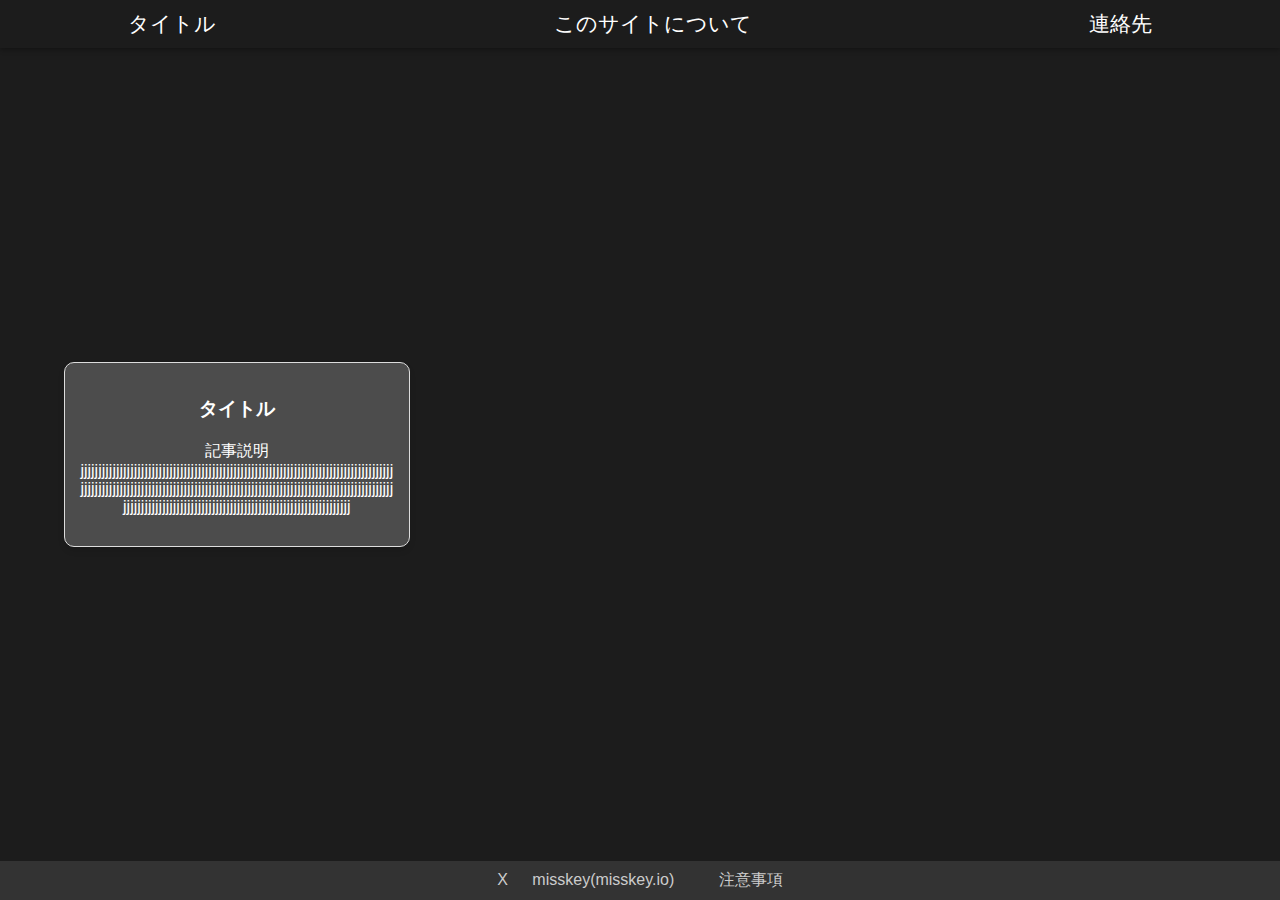
<file: index.html>
<!doctype html>
<html lang="ja">
<head>
    <meta charset="UTF-8" />
    <meta name="viewport" content="width=device-width, initial-scale=1.0" />
    <title></title>
    <style>

        header {
            padding: 10px 0;
            display: flex;
            align-items: center;
            flex-direction: column;
            z-index: 1000;
            min-width: 100%;
            box-shadow: 0px 2px 5px rgba(0, 0, 0, 0.3);
        }

        header .nav {
            display: flex;
            flex: 1; /* 等分割の設定 */
            text-align: center;
            font-size: 1.3em;
            justify-content: space-between; /* 等間隔配置 */
            width: 80%;
        }

        header .nav a {
            color: #ffffff;
            text-decoration: none;
            transition: color 0.3s;
        }

        header .nav a:hover {
            color: #00bfff;
        }

        /* 全体のスタイル */
        body {
            margin: 0;
            padding: 0;
            min-height: 100vh;
            display: flex;
            flex-direction: column;
            justify-content: space-evenly;
            align-items: center;
            background-color: #1c1c1c;
            color: #ffffff;
            font-family: Arial, sans-serif;
        }

        /* 中央に配置するためのコンテナ */
        main {
            margin: auto 0;
            width: 90%;
        }

        /* 箇条書き */
        main ul {
            list-style-type: none; /* 左側の点を非表示 */
            padding: 0;
            margin: 20px 0;
        }
        main ul li {
            margin: 10px 0;
            font-size: 1.2em;
        }

        /* フッター内リンクのスタイル */
        footer a {
            color: #cccccc;
            text-decoration: none;
            margin: 0 10px;
        }

        footer a:hover {
            color: #ffffff;
            text-decoration: underline;
        }

        footer {
            background-color: #333333; /* 背景より少し薄い色 */
            color: #cccccc;
            padding: 1vh 0; /* 上下にちょっと追加 */
            text-align: center;
            width: 100%; /* bodyの100% */
        }


        .cards {
            width: 100%;
            display: grid;
            grid-template-columns: repeat(3, 30%); /* 横3列 */
            gap: 5%;
            margin: 0;
        }

        .cards a {
            text-decoration: none;
            color: white;
        }

        .cards a:hover {
            text-decoration: underline;
        }

        .card {
            background-color: #4c4c4c;
            border: 1px solid #ddd;
            border-radius: 10px;
            padding: 14px;
            box-shadow: 0 4px 6px rgba(0, 0, 0, 0.1);
            transition: transform 0.3s, box-shadow 0.3s;
            text-align: center;
            overflow-wrap: break-word;
        }

        .card:hover {
            transform: translateY(-5px);
            box-shadow: 0 6px 10px rgba(0, 0, 0, 0.15);
        }

    </style>
</head>
<body>
    <header>
        <nav class="nav">
            <a class="title" href="./index.html">タイトル</a>
            <a href="./about.html">このサイトについて</a>
            <a href="./contact.html">連絡先</a>
        </nav>
    </header>

    <main>
        <div class="cards">

            <a href="./記事pdf">
                <article class="card">
                    <h3>タイトル</h3>
                    <p>記事説明[base64]</p>
                </article>
            </a>

        </div> <!-- cards -->
    </main>

    <footer>
        <!-- 
        targetに_blank設定すると暗黙的にnoopenerつけてくれるらしいけど一応
        https://developer.mozilla.org/ja/docs/Web/HTML/Element/a#:~:text=%E8%A8%AD%E5%AE%9A%E3%81%95%E3%82%8C%E3%81%9F%E3%81%8B%E3%81%AE%E3%82%88%E3%81%86%E3%81%AB%E5%8B%95%E4%BD%9C%E3%81%97
        -->
        <a target="_blank" rel="noopener" src="//twitter.com/minimarimo3">X</a>
        <a target="_blank" rel="noopener" src="//misskey.io/@minimarimo3@misskey.io">misskey(misskey.io)</a>
        <a target="_blank" rel="noopener" src="//github.com/minimarimo3"></a>
        <a href="./terms.html">注意事項</a>
    </footer>

</body>
</html>
</file>
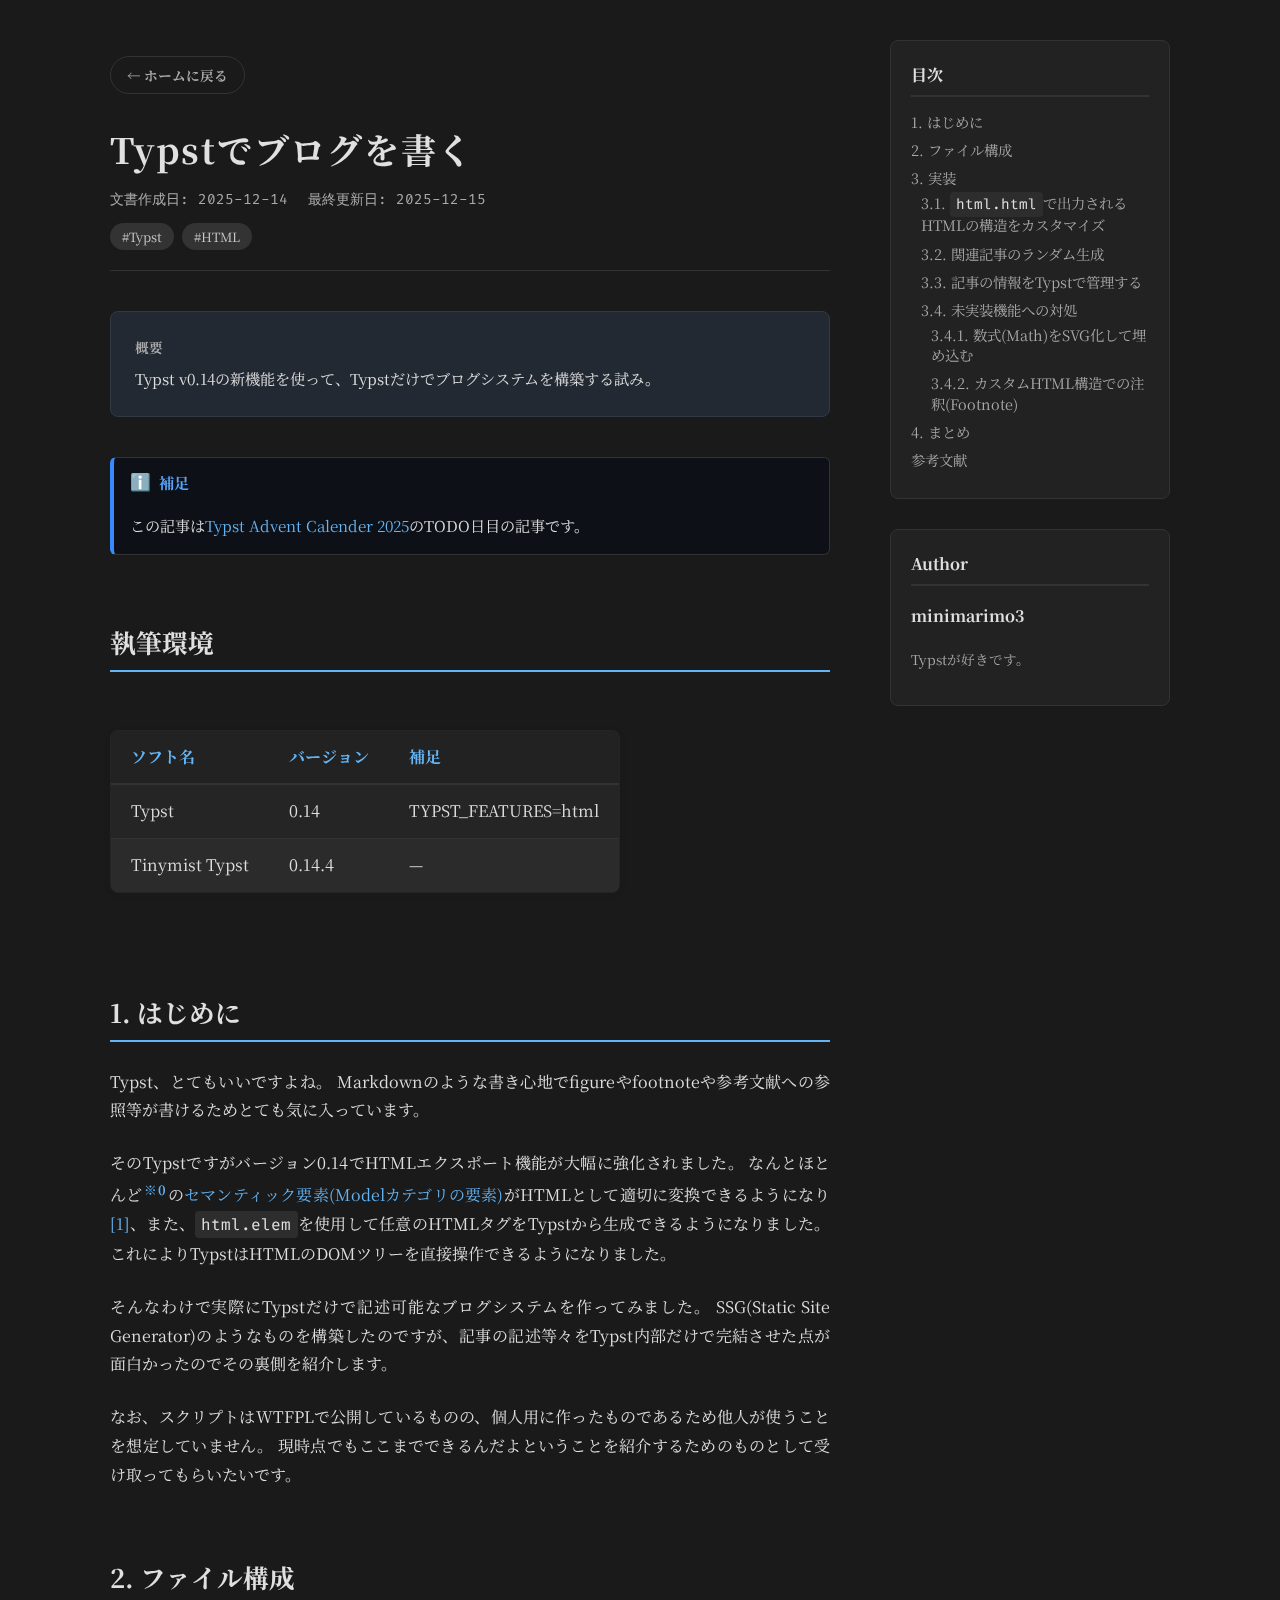
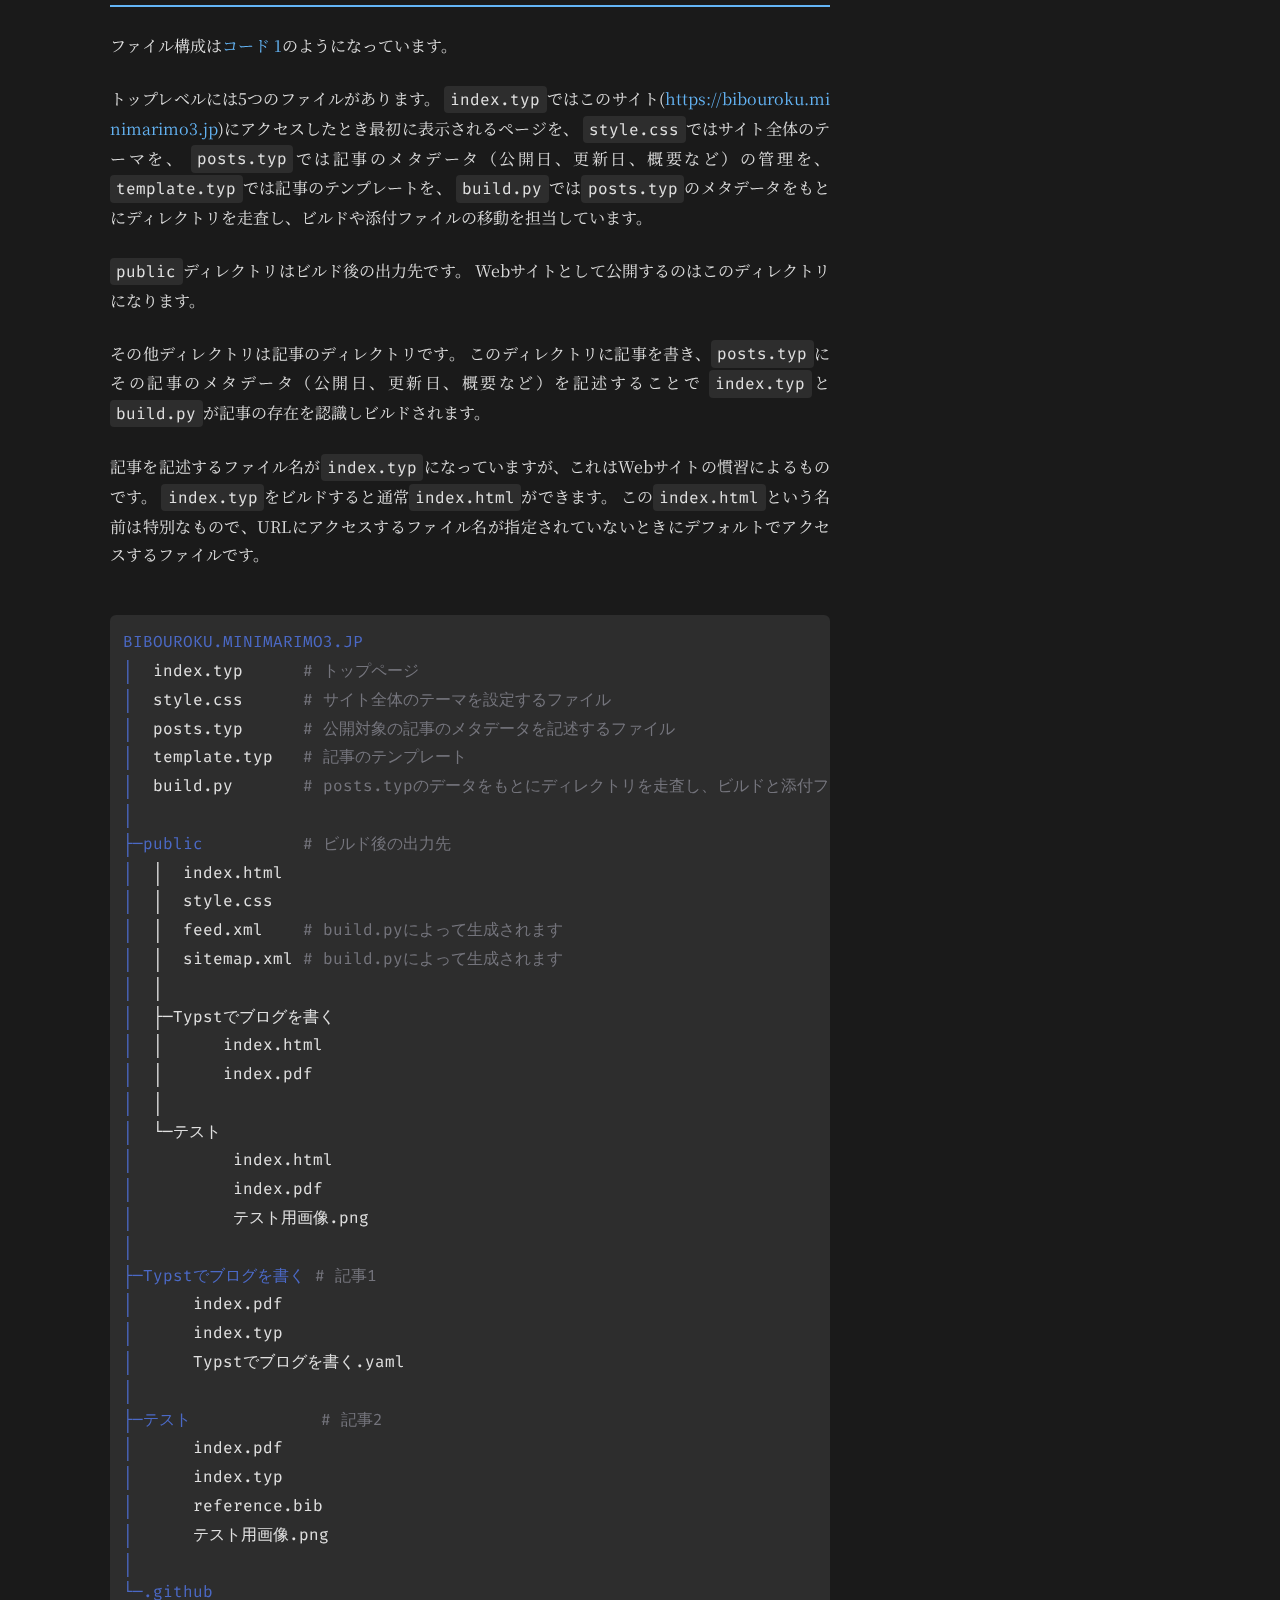
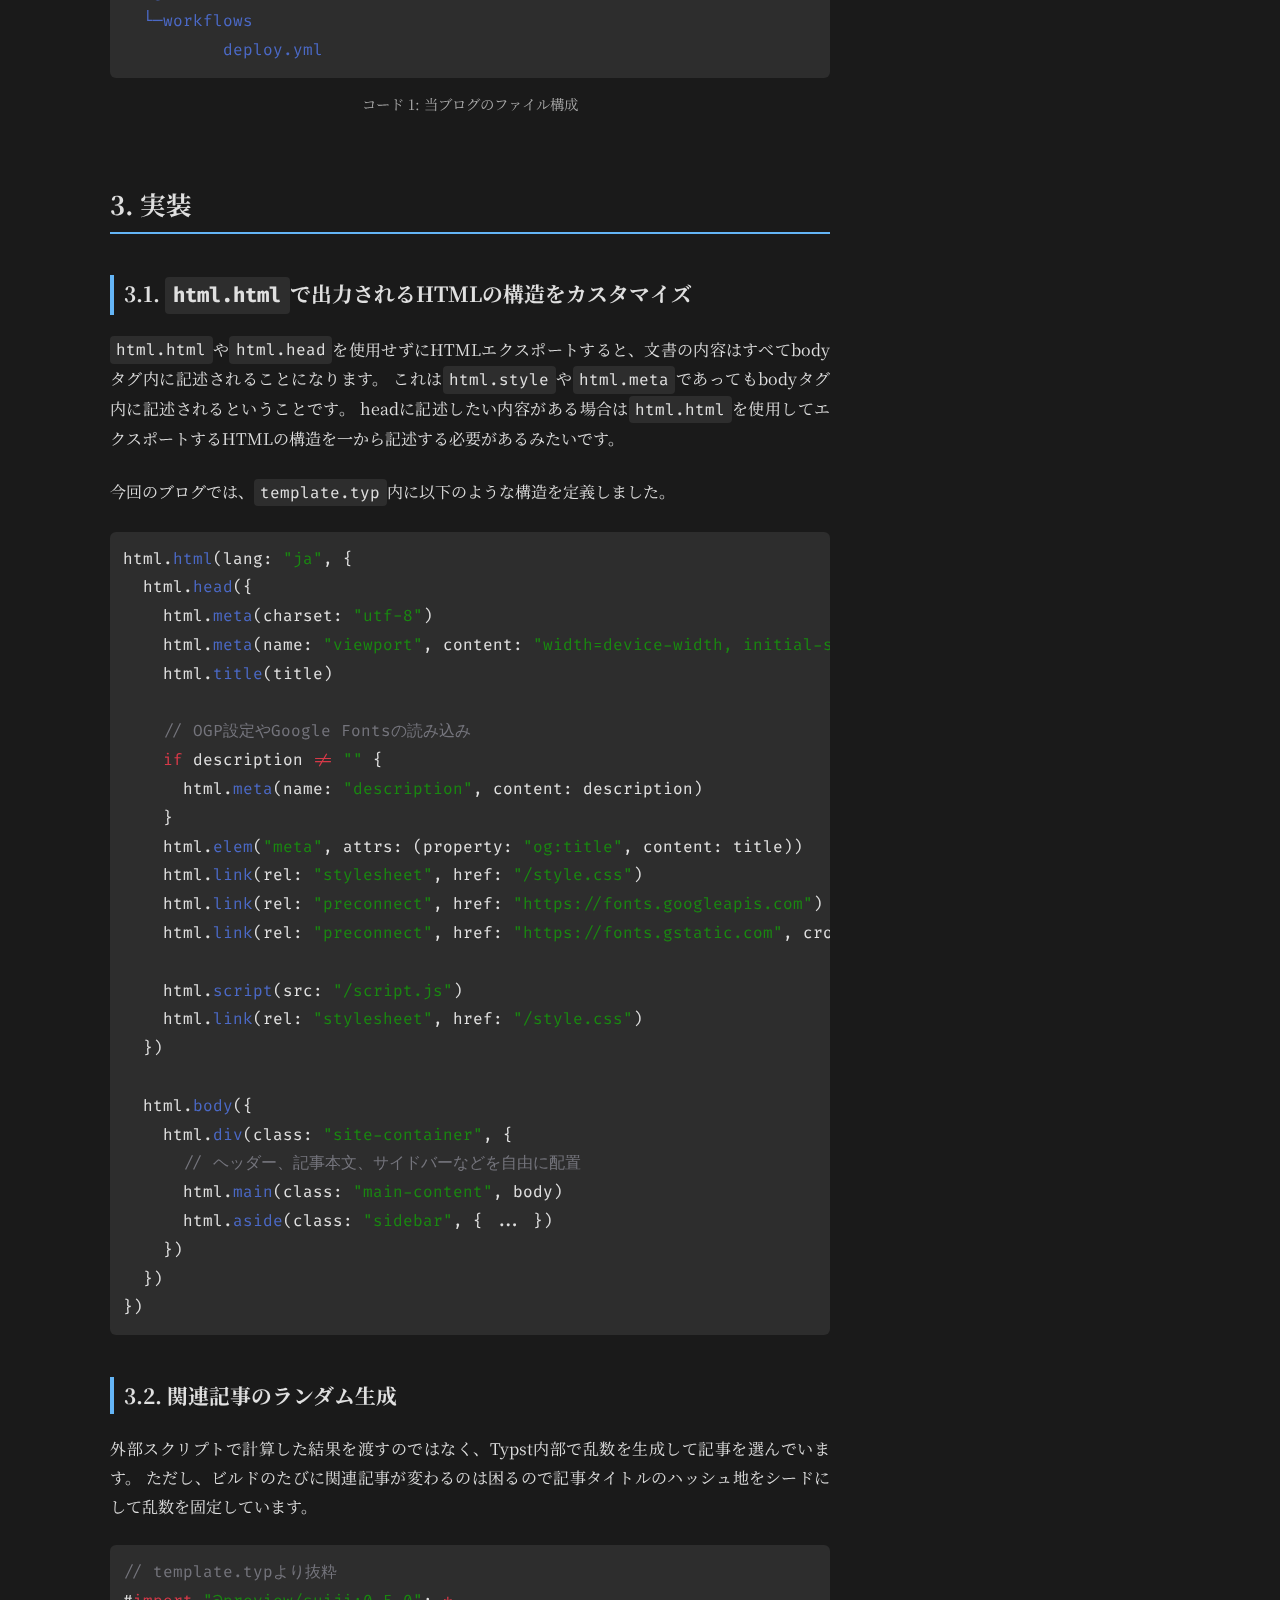
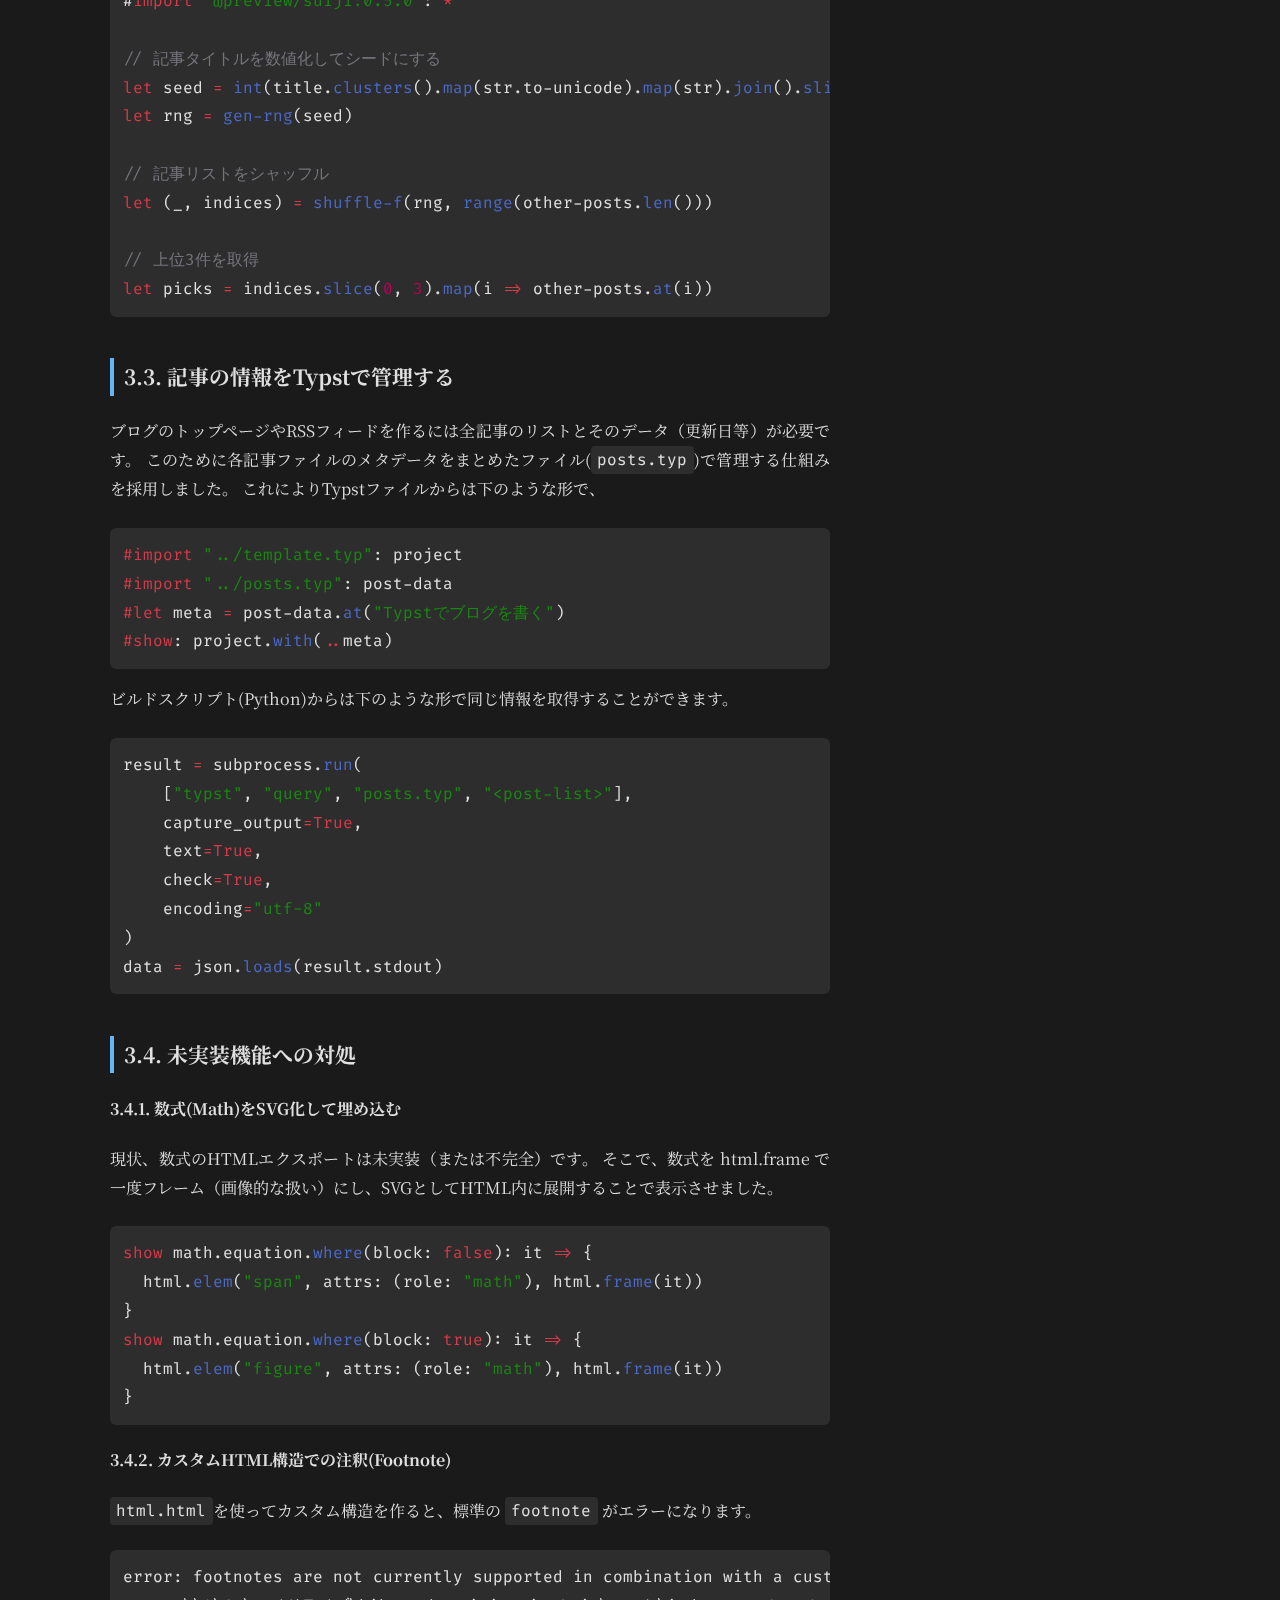
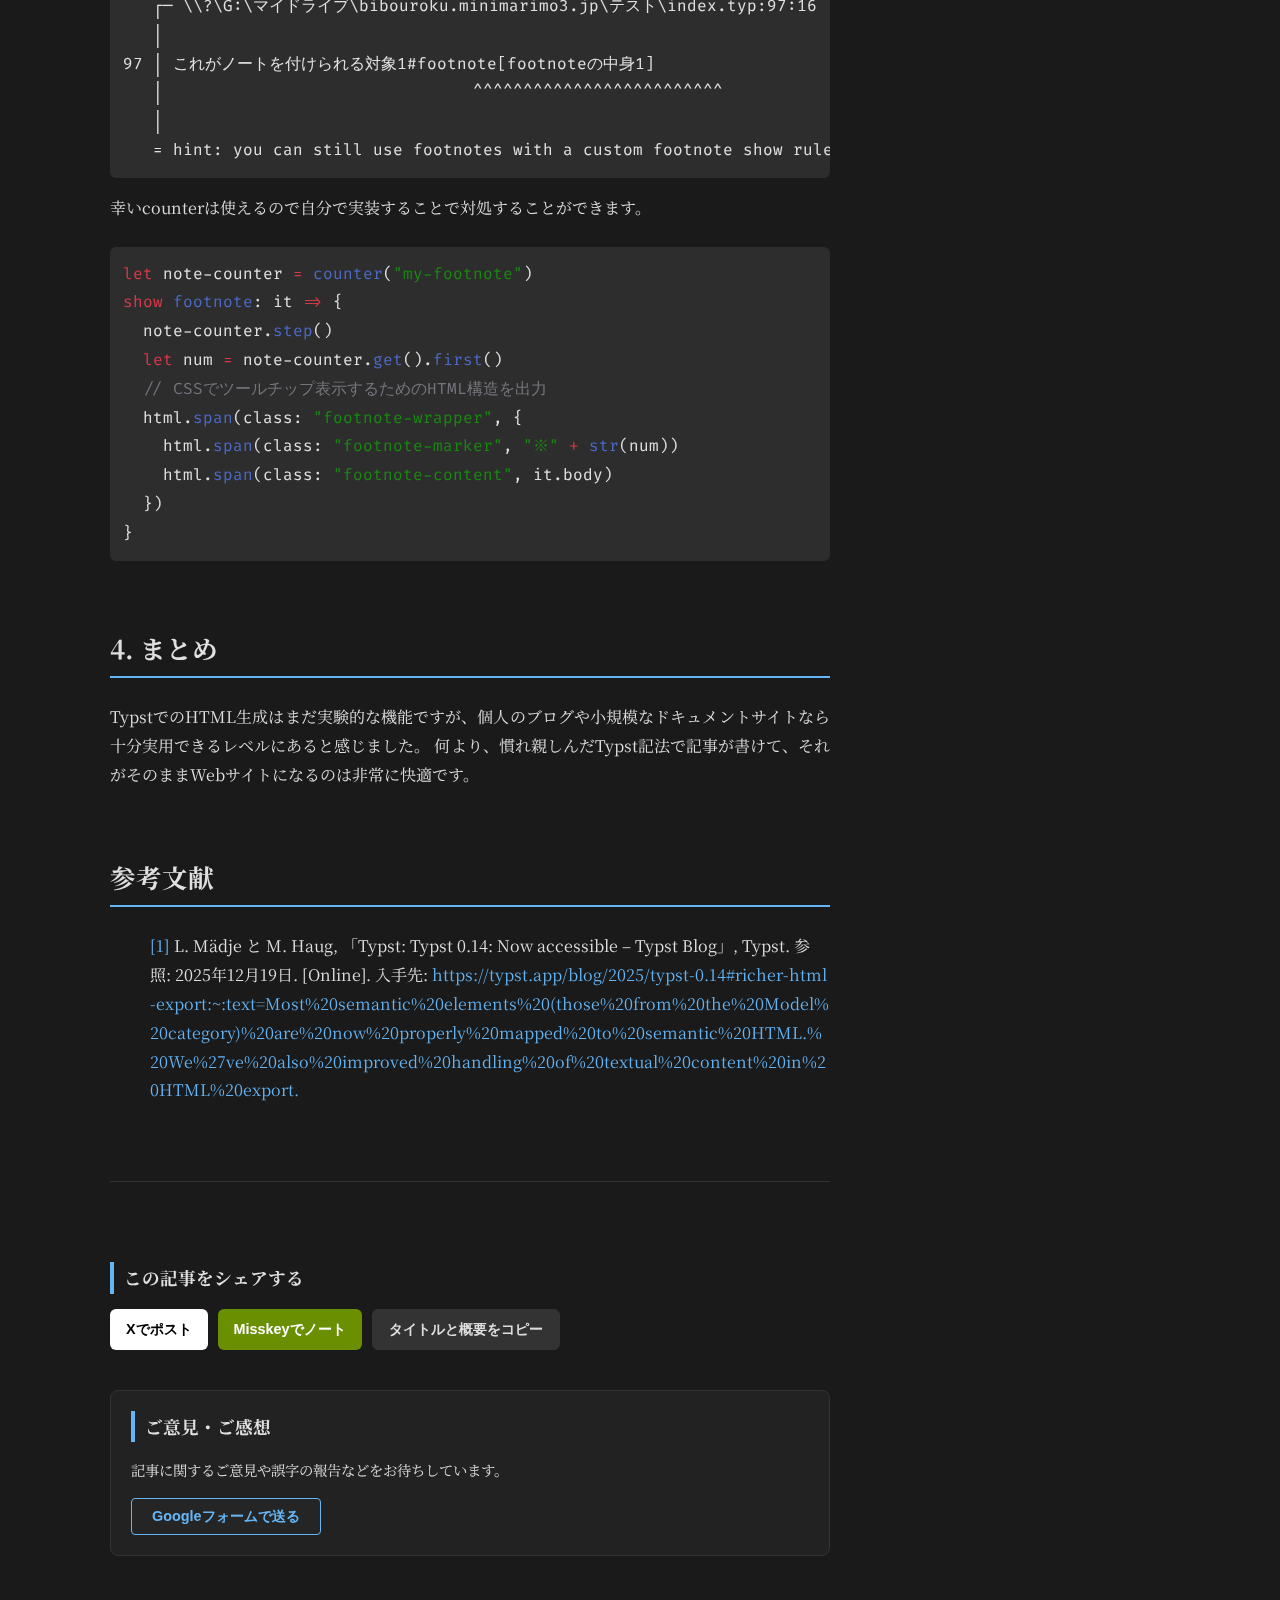
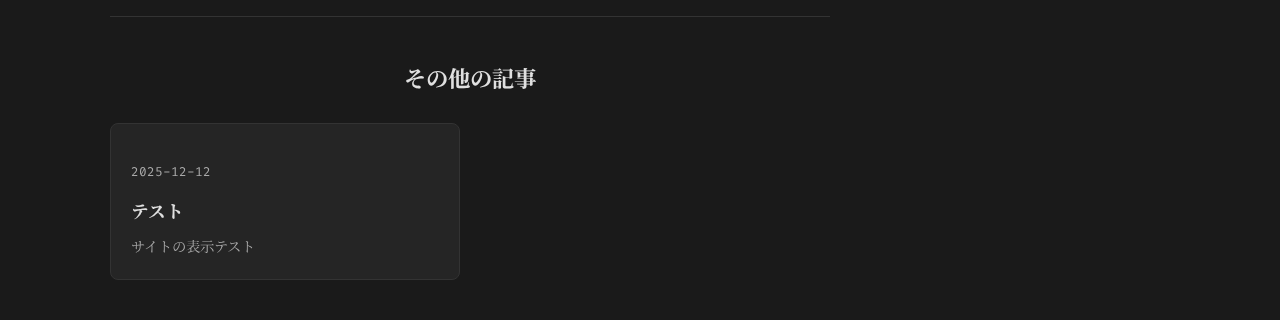
<file: public/Typstでブログを書く/index.html>
<!DOCTYPE html>
<html lang="ja">
  <head>
    <meta charset="utf-8">
    <meta name="viewport" content="width=device-width, initial-scale=1">
    <title>Typstでブログを書く</title>
    <link rel="preconnect" href="https://fonts.googleapis.com">
    <link rel="preconnect" href="https://fonts.gstatic.com" crossorigin="anonymous">
    <link rel="stylesheet" href="https://fonts.googleapis.com/css2?family=Fira+Code:wght@300..700&amp;family=Noto+Serif+JP:wght@400;700&amp;display=swap">
    <script src="/script.js">
    </script>
    <link rel="stylesheet" href="/style.css">
    <meta name="description" content="Typst v0.14の新機能を使って、Typstだけでブログシステムを構築する試み。">
    <meta property="og:title" content="Typstでブログを書く">
    <div class="raw-html-embed" data-html="<!-- Cloudflare Web Analytics --><script defer src='https://static.cloudflareinsights.com/beacon.min.js' data-cf-beacon='{&quot;token&quot;: &quot;4b32234cfe9741ea8a4437f109f7b029&quot;}'></script><!-- End Cloudflare Web Analytics -->"></div>
  </head>
  <body>
    <div class="site-container">
      <main class="main-content">
        <article>
          <header class="article-header">
            <p><a class="back-home-btn" href="/">← ホームに戻る</a></p>
            <h1 class="article-title">Typstでブログを書く</h1>
            <div class="article-meta">
              <div class="meta-dates"><span class="meta-date">文書作成日: 2025-12-14</span><span class="meta-date">最終更新日: 2025-12-15</span></div>
              <div class="meta-tags"><span class="tag">#Typst</span><span class="tag">#HTML</span></div>
            </div>
          </header>
          <div class="mobile-toc"><details><summary>目次を開く</summary><nav role="doc-toc"><ol style="list-style-type: none"><li><a href="#はじめに"><span class="prefix">1.</span> はじめに</a></li><li><a href="#loc-2"><span class="prefix">2.</span> ファイル構成</a></li><li><div><a href="#loc-3"><span class="prefix">3.</span> 実装</a></div><ol style="list-style-type: none"><li><a href="#loc-4"><span class="prefix">3.1.</span> <code>html.html</code>で出力されるHTMLの構造をカスタマイズ</a></li><li><a href="#loc-5"><span class="prefix">3.2.</span> 関連記事のランダム生成</a></li><li><a href="#loc-6"><span class="prefix">3.3.</span> 記事の情報をTypstで管理する</a></li><li><div><a href="#loc-7"><span class="prefix">3.4.</span> 未実装機能への対処</a></div><ol style="list-style-type: none"><li><a href="#loc-8"><span class="prefix">3.4.1.</span> 数式(Math)をSVG化して埋め込む</a></li><li><a href="#loc-9"><span class="prefix">3.4.2.</span> カスタムHTML構造での注釈(Footnote)</a></li></ol></li></ol></li><li><a href="#loc-10"><span class="prefix">4.</span> まとめ</a></li><li><a href="#loc-11">参考文献</a></li></ol></nav></details></div>
          <div class="article-abstract">
            <p><strong class="abstract-title">概要</strong></p>
            <p>Typst v0.14の新機能を使って、Typstだけでブログシステムを構築する試み。</p>
          </div>
          <div class="article-body">
            <div class="markdown-alert markdown-alert-note">
              <p class="markdown-alert-title"><span class="markdown-alert-icon">ℹ️</span>補足</p>
              <div class="markdown-alert-content">この記事は<a href="https://qiita.com/advent-calendar/2025/typst">Typst Advent Calender 2025</a>のTODO日目の記事です。</div>
            </div>
            <h2>執筆環境</h2>
            <table>
              <thead>
                <tr>
                  <th>ソフト名</th>
                  <th>バージョン</th>
                  <th>補足</th>
                </tr>
              </thead>
              <tbody>
                <tr>
                  <td>Typst</td>
                  <td>0.14</td>
                  <td>TYPST_FEATURES=html</td>
                </tr>
                <tr>
                  <td>Tinymist Typst</td>
                  <td>0.14.4</td>
                  <td>—</td>
                </tr>
              </tbody>
            </table>
            <h2 id="はじめに">1. はじめに</h2>
            <p>Typst、とてもいいですよね。 Markdownのような書き心地でfigureやfootnoteや参考文献への参照等が書けるためとても気に入っています。</p>
            <p>そのTypstですがバージョン0.14でHTMLエクスポート機能が大幅に強化されました。 なんとほとんど<span class="footnote-wrapper"><span class="footnote-marker">※0</span><span class="footnote-content">例えばカスタムHTML内でのfootnoteなどはまだ使えません</span></span>の<a href="https://typst.app/docs/reference/model/">セマンティック要素(Modelカテゴリの要素)</a>がHTMLとして適切に変換できるようになり<a id="loc-1" href="#loc-12" role="doc-biblioref">[1]</a>、また、<code>html.elem</code>を使用して任意のHTMLタグをTypstから生成できるようになりました。 これによりTypstはHTMLのDOMツリーを直接操作できるようになりました。</p>
            <p>そんなわけで実際にTypstだけで記述可能なブログシステムを作ってみました。 SSG(Static Site Generator)のようなものを構築したのですが、記事の記述等々をTypst内部だけで完結させた点が面白かったのでその裏側を紹介します。</p>
            <p>なお、スクリプトはWTFPLで公開しているものの、個人用に作ったものであるため他人が使うことを想定していません。 現時点でもここまでできるんだよということを紹介するためのものとして受け取ってもらいたいです。</p>
            <h2 id="loc-2">2. ファイル構成</h2>
            <p>ファイル構成は<a href="#ファイル構成">コード 1</a>のようになっています。</p>
            <p>トップレベルには5つのファイルがあります。 <code>index.typ</code>ではこのサイト(<a href="https://bibouroku.minimarimo3.jp">https://bibouroku.minimarimo3.jp</a>)にアクセスしたとき最初に表示されるページを、 <code>style.css</code>ではサイト全体のテーマを、 <code>posts.typ</code>では記事のメタデータ（公開日、更新日、概要など）の管理を、 <code>template.typ</code>では記事のテンプレートを、 <code>build.py</code>では<code>posts.typ</code>のメタデータをもとにディレクトリを走査し、ビルドや添付ファイルの移動を担当しています。</p>
            <p><code>public</code>ディレクトリはビルド後の出力先です。 Webサイトとして公開するのはこのディレクトリになります。</p>
            <p>その他ディレクトリは記事のディレクトリです。 このディレクトリに記事を書き、<code>posts.typ</code>にその記事のメタデータ（公開日、更新日、概要など）を記述することで <code>index.typ</code>と<code>build.py</code>が記事の存在を認識しビルドされます。</p>
            <p>記事を記述するファイル名が<code>index.typ</code>になっていますが、これはWebサイトの慣習によるものです。 <code>index.typ</code>をビルドすると通常<code>index.html</code>ができます。 この<code>index.html</code>という名前は特別なもので、URLにアクセスするファイル名が指定されていないときにデフォルトでアクセスするファイルです。</p>
            <figure id="ファイル構成">
              <pre><code data-lang="sh"><span style="color: #4b69c6">BIBOUROKU.MINIMARIMO3.JP</span><br><span style="color: #4b69c6">│</span>  index.typ      <span style="color: #74747c">#</span><span style="color: #74747c"> トップページ</span><br><span style="color: #4b69c6">│</span>  style.css      <span style="color: #74747c">#</span><span style="color: #74747c"> サイト全体のテーマを設定するファイル</span><br><span style="color: #4b69c6">│</span>  posts.typ      <span style="color: #74747c">#</span><span style="color: #74747c"> 公開対象の記事のメタデータを記述するファイル</span><br><span style="color: #4b69c6">│</span>  template.typ   <span style="color: #74747c">#</span><span style="color: #74747c"> 記事のテンプレート</span><br><span style="color: #4b69c6">│</span>  build.py       <span style="color: #74747c">#</span><span style="color: #74747c"> posts.typのデータをもとにディレクトリを走査し、ビルドと添付ファイルの移動を行うスクリプト</span><br><span style="color: #4b69c6">│</span><br><span style="color: #4b69c6">├─public          </span><span style="color: #74747c">#</span><span style="color: #74747c"> ビルド後の出力先</span><br><span style="color: #4b69c6">│</span>  │  index.html<br><span style="color: #4b69c6">│</span>  │  style.css<br><span style="color: #4b69c6">│</span>  │  feed.xml    <span style="color: #74747c">#</span><span style="color: #74747c"> build.pyによって生成されます</span><br><span style="color: #4b69c6">│</span>  │  sitemap.xml <span style="color: #74747c">#</span><span style="color: #74747c"> build.pyによって生成されます</span><br><span style="color: #4b69c6">│</span>  │<br><span style="color: #4b69c6">│</span>  ├─Typstでブログを書く<br><span style="color: #4b69c6">│</span>  │      index.html<br><span style="color: #4b69c6">│</span>  │      index.pdf<br><span style="color: #4b69c6">│</span>  │<br><span style="color: #4b69c6">│</span>  └─テスト<br><span style="color: #4b69c6">│</span>          index.html<br><span style="color: #4b69c6">│</span>          index.pdf<br><span style="color: #4b69c6">│</span>          テスト用画像.png<br><span style="color: #4b69c6">│</span><br><span style="color: #4b69c6">├─Typstでブログを書く </span><span style="color: #74747c">#</span><span style="color: #74747c"> 記事1</span><br><span style="color: #4b69c6">│</span>      index.pdf<br><span style="color: #4b69c6">│</span>      index.typ<br><span style="color: #4b69c6">│</span>      Typstでブログを書く.yaml<br><span style="color: #4b69c6">│</span><br><span style="color: #4b69c6">├─テスト             </span><span style="color: #74747c">#</span><span style="color: #74747c"> 記事2</span><br><span style="color: #4b69c6">│</span>      index.pdf<br><span style="color: #4b69c6">│</span>      index.typ<br><span style="color: #4b69c6">│</span>      reference.bib<br><span style="color: #4b69c6">│</span>      テスト用画像.png<br><span style="color: #4b69c6">│</span><br><span style="color: #4b69c6">└─.github</span><br>  <span style="color: #4b69c6">└─workflows</span><br>          <span style="color: #4b69c6">deploy.yml</span></code></pre>
              <figcaption>コード 1: 当ブログのファイル構成</figcaption>
            </figure>
            <h2 id="loc-3">3. 実装</h2>
            <h3 id="loc-4">3.1. <code>html.html</code>で出力されるHTMLの構造をカスタマイズ</h3>
            <p><code>html.html</code>や<code>html.head</code>を使用せずにHTMLエクスポートすると、文書の内容はすべてbodyタグ内に記述されることになります。 これは<code>html.style</code>や<code>html.meta</code>であってもbodyタグ内に記述されるということです。 headに記述したい内容がある場合は<code>html.html</code>を使用してエクスポートするHTMLの構造を一から記述する必要があるみたいです。</p>
            <p>今回のブログでは、<code>template.typ</code>内に以下のような構造を定義しました。</p>
            <pre><code data-lang="typc">html.<span style="color: #4b69c6">html</span>(lang: <span style="color: #198810">"ja"</span>, {<br>  html.<span style="color: #4b69c6">head</span>({<br>    html.<span style="color: #4b69c6">meta</span>(charset: <span style="color: #198810">"utf-8"</span>)<br>    html.<span style="color: #4b69c6">meta</span>(name: <span style="color: #198810">"viewport"</span>, content: <span style="color: #198810">"width=device-width, initial-scale=1"</span>)<br>    html.<span style="color: #4b69c6">title</span>(title)<br>    <br>    <span style="color: #74747c">// OGP設定やGoogle Fontsの読み込み</span><br>    <span style="color: #d73948">if</span> description <span style="color: #d73948">!=</span> <span style="color: #198810">""</span> {<br>      html.<span style="color: #4b69c6">meta</span>(name: <span style="color: #198810">"description"</span>, content: description)<br>    }<br>    html.<span style="color: #4b69c6">elem</span>(<span style="color: #198810">"meta"</span>, attrs: (property: <span style="color: #198810">"og:title"</span>, content: title))<br>    html.<span style="color: #4b69c6">link</span>(rel: <span style="color: #198810">"stylesheet"</span>, href: <span style="color: #198810">"/style.css"</span>)<br>    html.<span style="color: #4b69c6">link</span>(rel: <span style="color: #198810">"preconnect"</span>, href: <span style="color: #198810">"https://fonts.googleapis.com"</span>)<br>    html.<span style="color: #4b69c6">link</span>(rel: <span style="color: #198810">"preconnect"</span>, href: <span style="color: #198810">"https://fonts.gstatic.com"</span>, crossorigin: <span style="color: #198810">"anonymous"</span>)<br>    <br>    html.<span style="color: #4b69c6">script</span>(src: <span style="color: #198810">"/script.js"</span>)<br>    html.<span style="color: #4b69c6">link</span>(rel: <span style="color: #198810">"stylesheet"</span>, href: <span style="color: #198810">"/style.css"</span>)<br>  })<br>  <br>  html.<span style="color: #4b69c6">body</span>({<br>    html.<span style="color: #4b69c6">div</span>(class: <span style="color: #198810">"site-container"</span>, {<br>      <span style="color: #74747c">// ヘッダー、記事本文、サイドバーなどを自由に配置</span><br>      html.<span style="color: #4b69c6">main</span>(class: <span style="color: #198810">"main-content"</span>, body)<br>      html.<span style="color: #4b69c6">aside</span>(class: <span style="color: #198810">"sidebar"</span>, { ... })<br>    })<br>  })<br>})</code></pre>
            <h3 id="loc-5">3.2. 関連記事のランダム生成</h3>
            <p>外部スクリプトで計算した結果を渡すのではなく、Typst内部で乱数を生成して記事を選んでいます。 ただし、ビルドのたびに関連記事が変わるのは困るので記事タイトルのハッシュ地をシードにして乱数を固定しています。</p>
            <pre><code data-lang="typc"><span style="color: #74747c">// template.typより抜粋</span><br>#<span style="color: #d73948">import</span> <span style="color: #198810">"@preview/suiji:0.5.0"</span>: <span style="color: #d73948">*</span><br><br><span style="color: #74747c">// 記事タイトルを数値化してシードにする</span><br><span style="color: #d73948">let</span> seed <span style="color: #d73948">=</span> <span style="color: #4b69c6">int</span>(title.<span style="color: #4b69c6">clusters</span>().<span style="color: #4b69c6">map</span>(str.to-unicode).<span style="color: #4b69c6">map</span>(str).<span style="color: #4b69c6">join</span>().<span style="color: #4b69c6">slice</span>(<span style="color: #b60157">0</span>, <span style="color: #b60157">14</span>))<br><span style="color: #d73948">let</span> rng <span style="color: #d73948">=</span> <span style="color: #4b69c6">gen-rng</span>(seed)<br><br><span style="color: #74747c">// 記事リストをシャッフル</span><br><span style="color: #d73948">let</span> (_, indices) <span style="color: #d73948">=</span> <span style="color: #4b69c6">shuffle-f</span>(rng, <span style="color: #4b69c6">range</span>(other-posts.<span style="color: #4b69c6">len</span>()))<br><br><span style="color: #74747c">// 上位3件を取得</span><br><span style="color: #d73948">let</span> picks <span style="color: #d73948">=</span> indices.<span style="color: #4b69c6">slice</span>(<span style="color: #b60157">0</span>, <span style="color: #b60157">3</span>).<span style="color: #4b69c6">map</span>(i <span style="color: #d73948">=></span> other-posts.<span style="color: #4b69c6">at</span>(i))</code></pre>
            <h3 id="loc-6">3.3. 記事の情報をTypstで管理する</h3>
            <p>ブログのトップページやRSSフィードを作るには全記事のリストとそのデータ（更新日等）が必要です。 このために各記事ファイルのメタデータをまとめたファイル(<code>posts.typ</code>)で管理する仕組みを採用しました。 これによりTypstファイルからは下のような形で、</p>
            <pre><code data-lang="typ"><span style="color: #d73948">#</span><span style="color: #d73948">import</span> <span style="color: #198810">"../template.typ"</span>: project<br><span style="color: #d73948">#</span><span style="color: #d73948">import</span> <span style="color: #198810">"../posts.typ"</span>: post-data<br><span style="color: #d73948">#</span><span style="color: #d73948">let</span> meta <span style="color: #d73948">=</span> post-data.<span style="color: #4b69c6">at</span>(<span style="color: #198810">"Typstでブログを書く"</span>)<br><span style="color: #d73948">#</span><span style="color: #d73948">show</span>: project.<span style="color: #4b69c6">with</span>(<span style="color: #d73948">..</span>meta)</code></pre>
            <p>ビルドスクリプト(Python)からは下のような形で同じ情報を取得することができます。</p>
            <pre><code data-lang="py">result <span style="color: #d73948">=</span> subprocess.<span style="color: #4b69c6">run</span>(<br>    [<span style="color: #198810">"</span><span style="color: #198810">typst</span><span style="color: #198810">"</span>, <span style="color: #198810">"</span><span style="color: #198810">query</span><span style="color: #198810">"</span>, <span style="color: #198810">"</span><span style="color: #198810">posts.typ</span><span style="color: #198810">"</span>, <span style="color: #198810">"</span><span style="color: #198810">&lt;post-list></span><span style="color: #198810">"</span>],<br>    capture_output<span style="color: #d73948">=</span><span style="color: #d73948">True</span>,<br>    text<span style="color: #d73948">=</span><span style="color: #d73948">True</span>,<br>    check<span style="color: #d73948">=</span><span style="color: #d73948">True</span>,<br>    encoding<span style="color: #d73948">=</span><span style="color: #198810">"</span><span style="color: #198810">utf-8</span><span style="color: #198810">"</span><br>)<br>data <span style="color: #d73948">=</span> json.<span style="color: #4b69c6">loads</span>(result.stdout)</code></pre>
            <h3 id="loc-7">3.4. 未実装機能への対処</h3>
            <h4 id="loc-8">3.4.1. 数式(Math)をSVG化して埋め込む</h4>
            <p>現状、数式のHTMLエクスポートは未実装（または不完全）です。 そこで、数式を html.frame で一度フレーム（画像的な扱い）にし、SVGとしてHTML内に展開することで表示させました。</p>
            <pre><code data-lang="typc"><span style="color: #d73948">show</span> math.equation.<span style="color: #4b69c6">where</span>(block: <span style="color: #d73948">false</span>): it <span style="color: #d73948">=></span> {<br>  html.<span style="color: #4b69c6">elem</span>(<span style="color: #198810">"span"</span>, attrs: (role: <span style="color: #198810">"math"</span>), html.<span style="color: #4b69c6">frame</span>(it))<br>}<br><span style="color: #d73948">show</span> math.equation.<span style="color: #4b69c6">where</span>(block: <span style="color: #d73948">true</span>): it <span style="color: #d73948">=></span> {<br>  html.<span style="color: #4b69c6">elem</span>(<span style="color: #198810">"figure"</span>, attrs: (role: <span style="color: #198810">"math"</span>), html.<span style="color: #4b69c6">frame</span>(it))<br>}</code></pre>
            <h4 id="loc-9">3.4.2. カスタムHTML構造での注釈(Footnote)</h4>
            <p><code>html.html</code>を使ってカスタム構造を作ると、標準の <code data-lang="typc">footnote</code> がエラーになります。</p>
            <pre><code>error: footnotes are not currently supported in combination with a custom `&lt;html>` or `&lt;body>` element<br>   ┌─ \\?\G:\マイドライブ\bibouroku.minimarimo3.jp\テスト\index.typ:97:16<br>   │<br>97 │ これがノートを付けられる対象1#footnote[footnoteの中身1]<br>   │                               ^^^^^^^^^^^^^^^^^^^^^^^^^<br>   │<br>   = hint: you can still use footnotes with a custom footnote show rule</code></pre>
            <p>幸いcounterは使えるので自分で実装することで対処することができます。</p>
            <pre><code data-lang="typc"><span style="color: #d73948">let</span> note-counter <span style="color: #d73948">=</span> <span style="color: #4b69c6">counter</span>(<span style="color: #198810">"my-footnote"</span>)<br><span style="color: #d73948">show</span> <span style="color: #4b69c6">footnote</span>: it <span style="color: #d73948">=></span> {<br>  note-counter.<span style="color: #4b69c6">step</span>()<br>  <span style="color: #d73948">let</span> num <span style="color: #d73948">=</span> note-counter.<span style="color: #4b69c6">get</span>().<span style="color: #4b69c6">first</span>()<br>  <span style="color: #74747c">// CSSでツールチップ表示するためのHTML構造を出力</span><br>  html.<span style="color: #4b69c6">span</span>(class: <span style="color: #198810">"footnote-wrapper"</span>, {<br>    html.<span style="color: #4b69c6">span</span>(class: <span style="color: #198810">"footnote-marker"</span>, <span style="color: #198810">"※"</span> <span style="color: #d73948">+</span> <span style="color: #4b69c6">str</span>(num))<br>    html.<span style="color: #4b69c6">span</span>(class: <span style="color: #198810">"footnote-content"</span>, it.body)<br>  })<br>}</code></pre>
            <h2 id="loc-10">4. まとめ</h2>
            <p>TypstでのHTML生成はまだ実験的な機能ですが、個人のブログや小規模なドキュメントサイトなら十分実用できるレベルにあると感じました。 何より、慣れ親しんだTypst記法で記事が書けて、それがそのままWebサイトになるのは非常に快適です。</p>
            <section role="doc-bibliography">
              <h2 id="loc-11">参考文献</h2>
              <ul style="list-style-type: none">
                <li id="loc-12"><span class="prefix"><a href="#loc-1" role="doc-backlink">[1]</a></span> L. Mädje と M. Haug, 「Typst: Typst 0.14: Now accessible – Typst Blog」, Typst. 参照: 2025年12月19日. [Online]. 入手先: <a href="https://typst.app/blog/2025/typst-0.14#richer-html-export:~:text=Most%20semantic%20elements%20(those%20from%20the%20Model%20category)%20are%20now%20properly%20mapped%20to%20semantic%20HTML.%20We%27ve%20also%20improved%20handling%20of%20textual%20content%20in%20HTML%20export.">https://typst.app/blog/2025/typst-0.14#richer-html-export:~:text=Most%20semantic%20elements%20(those%20from%20the%20Model%20category)%20are%20now%20properly%20mapped%20to%20semantic%20HTML.%20We%27ve%20also%20improved%20handling%20of%20textual%20content%20in%20HTML%20export.</a></li>
              </ul>
            </section>
          </div>
        </article>
        <section class="share-feedback-section">
          <hr class="section-divider">
          <div class="share-area">
            <h3>この記事をシェアする</h3>
            <div class="share-buttons"><button class="share-btn btn-x" onclick="shareX()">Xでポスト</button><button class="share-btn btn-misskey" onclick="shareMisskey()">Misskeyでノート</button><button class="share-btn btn-copy" onclick="copyInfo()">タイトルと概要をコピー</button></div>
          </div>
          <div class="feedback-area">
            <h3>ご意見・ご感想</h3>
            <p>記事に関するご意見や誤字の報告などをお待ちしています。</p>
            <button class="feedback-link" onclick="openFeedback('https://docs.google.com/forms/d/e/1FAIpQLSdyN8Q-zohUmlOxASKnJjwSSgs-S0PkHZMXDg2Zh8GgSTgOkQ/viewform', 'entry.629693238')">Googleフォームで送る</button>
          </div>
        </section>
        <hr class="section-divider">
        <section class="related-posts">
          <h2 class="section-title">その他の記事</h2>
          <div class="card-grid"><a class="post-card" href="/テスト/"><div class="card-content"><p><time class="card-date">2025-12-12</time></p><h3 class="card-title">テスト</h3><p class="card-desc">サイトの表示テスト</p></div></a></div>
        </section>
      </main>
      <aside class="sidebar">
        <div class="sidebar-inner">
          <div class="sidebar-widget toc-widget">
            <h3 class="widget-title">目次</h3>
            <nav role="doc-toc">
              <ol style="list-style-type: none">
                <li><a href="#はじめに"><span class="prefix">1.</span> はじめに</a></li>
                <li><a href="#loc-2"><span class="prefix">2.</span> ファイル構成</a></li>
                <li>
                  <div><a href="#loc-3"><span class="prefix">3.</span> 実装</a></div>
                  <ol style="list-style-type: none">
                    <li><a href="#loc-4"><span class="prefix">3.1.</span> <code>html.html</code>で出力されるHTMLの構造をカスタマイズ</a></li>
                    <li><a href="#loc-5"><span class="prefix">3.2.</span> 関連記事のランダム生成</a></li>
                    <li><a href="#loc-6"><span class="prefix">3.3.</span> 記事の情報をTypstで管理する</a></li>
                    <li>
                      <div><a href="#loc-7"><span class="prefix">3.4.</span> 未実装機能への対処</a></div>
                      <ol style="list-style-type: none">
                        <li><a href="#loc-8"><span class="prefix">3.4.1.</span> 数式(Math)をSVG化して埋め込む</a></li>
                        <li><a href="#loc-9"><span class="prefix">3.4.2.</span> カスタムHTML構造での注釈(Footnote)</a></li>
                      </ol>
                    </li>
                  </ol>
                </li>
                <li><a href="#loc-10"><span class="prefix">4.</span> まとめ</a></li>
                <li><a href="#loc-11">参考文献</a></li>
              </ol>
            </nav>
          </div>
          <div class="sidebar-widget">
            <h3 class="widget-title">Author</h3>
            <p><strong>minimarimo3</strong></p>
            <p style="font-size: 0.85rem; color: var(--text-muted); margin-top: 0.5em;">Typstが好きです。</p>
          </div>
        </div>
      </aside>
    </div>
  </body>
</html>
</file>
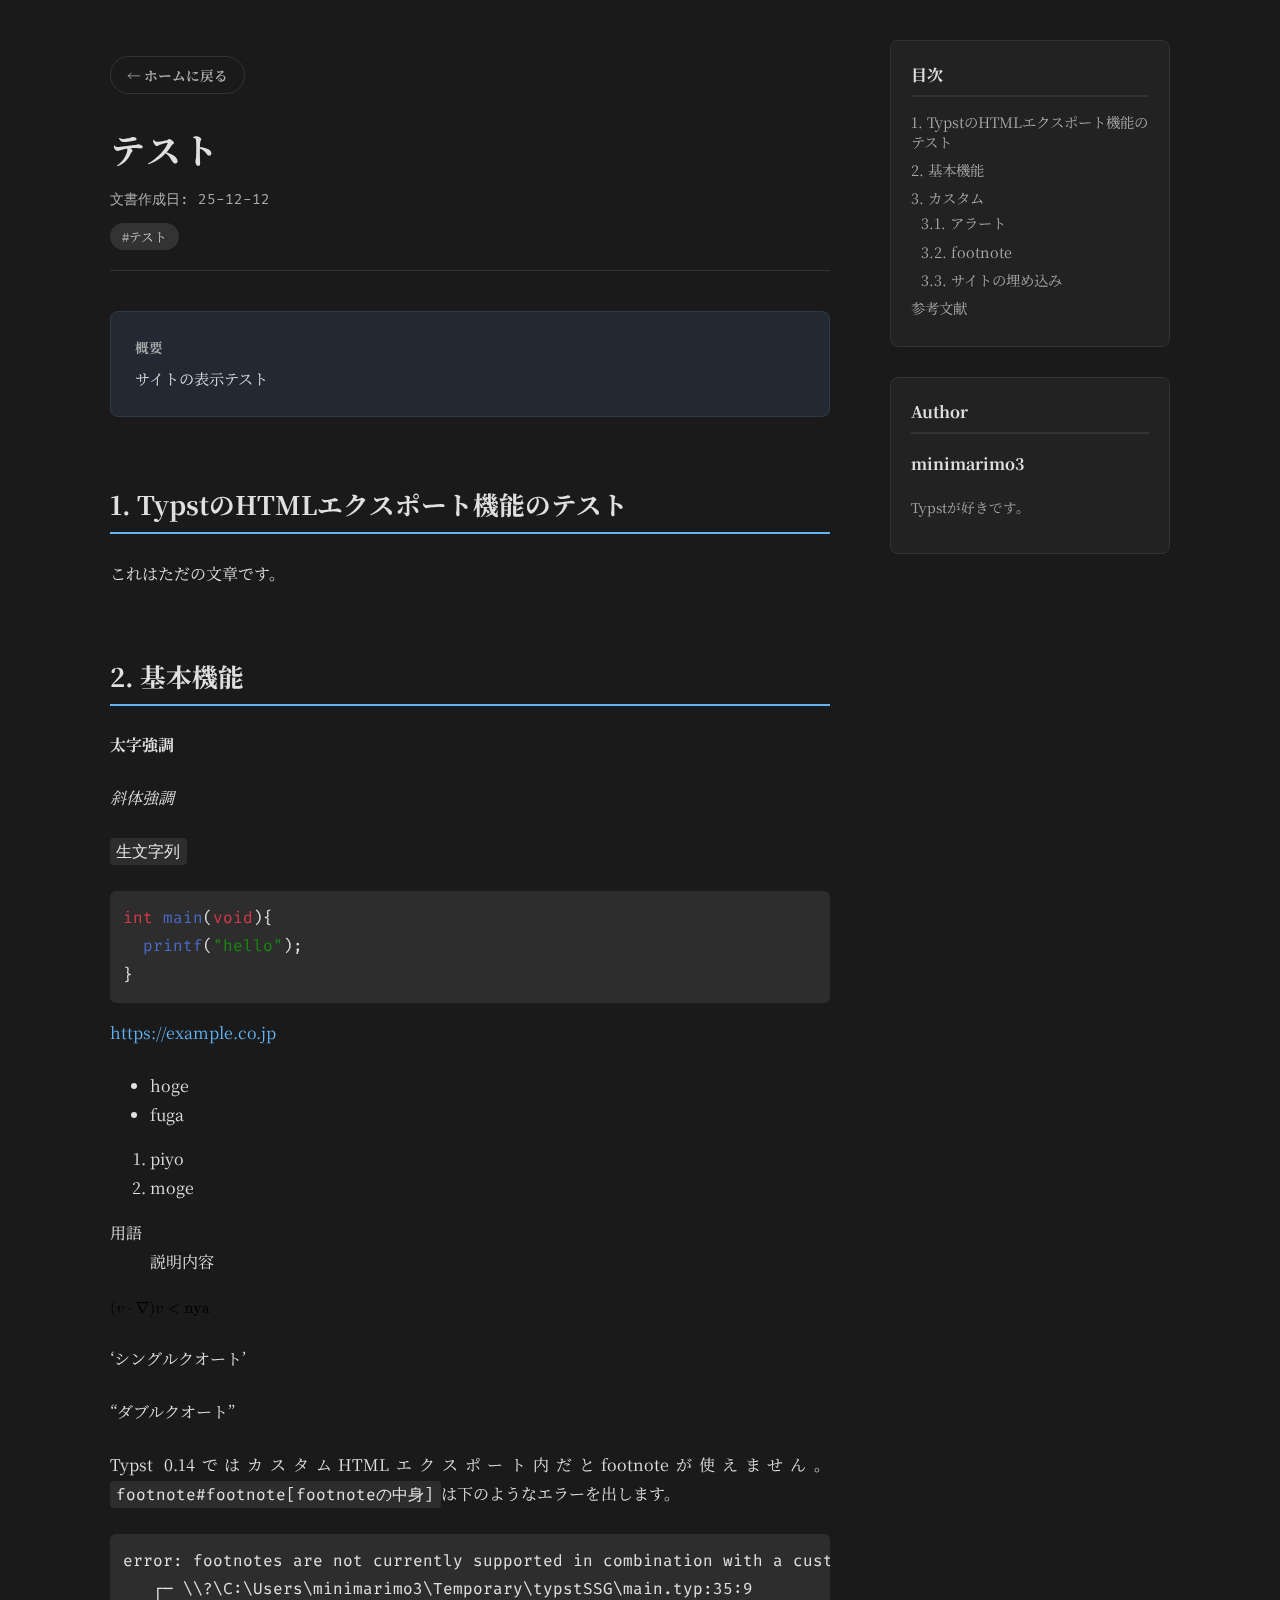
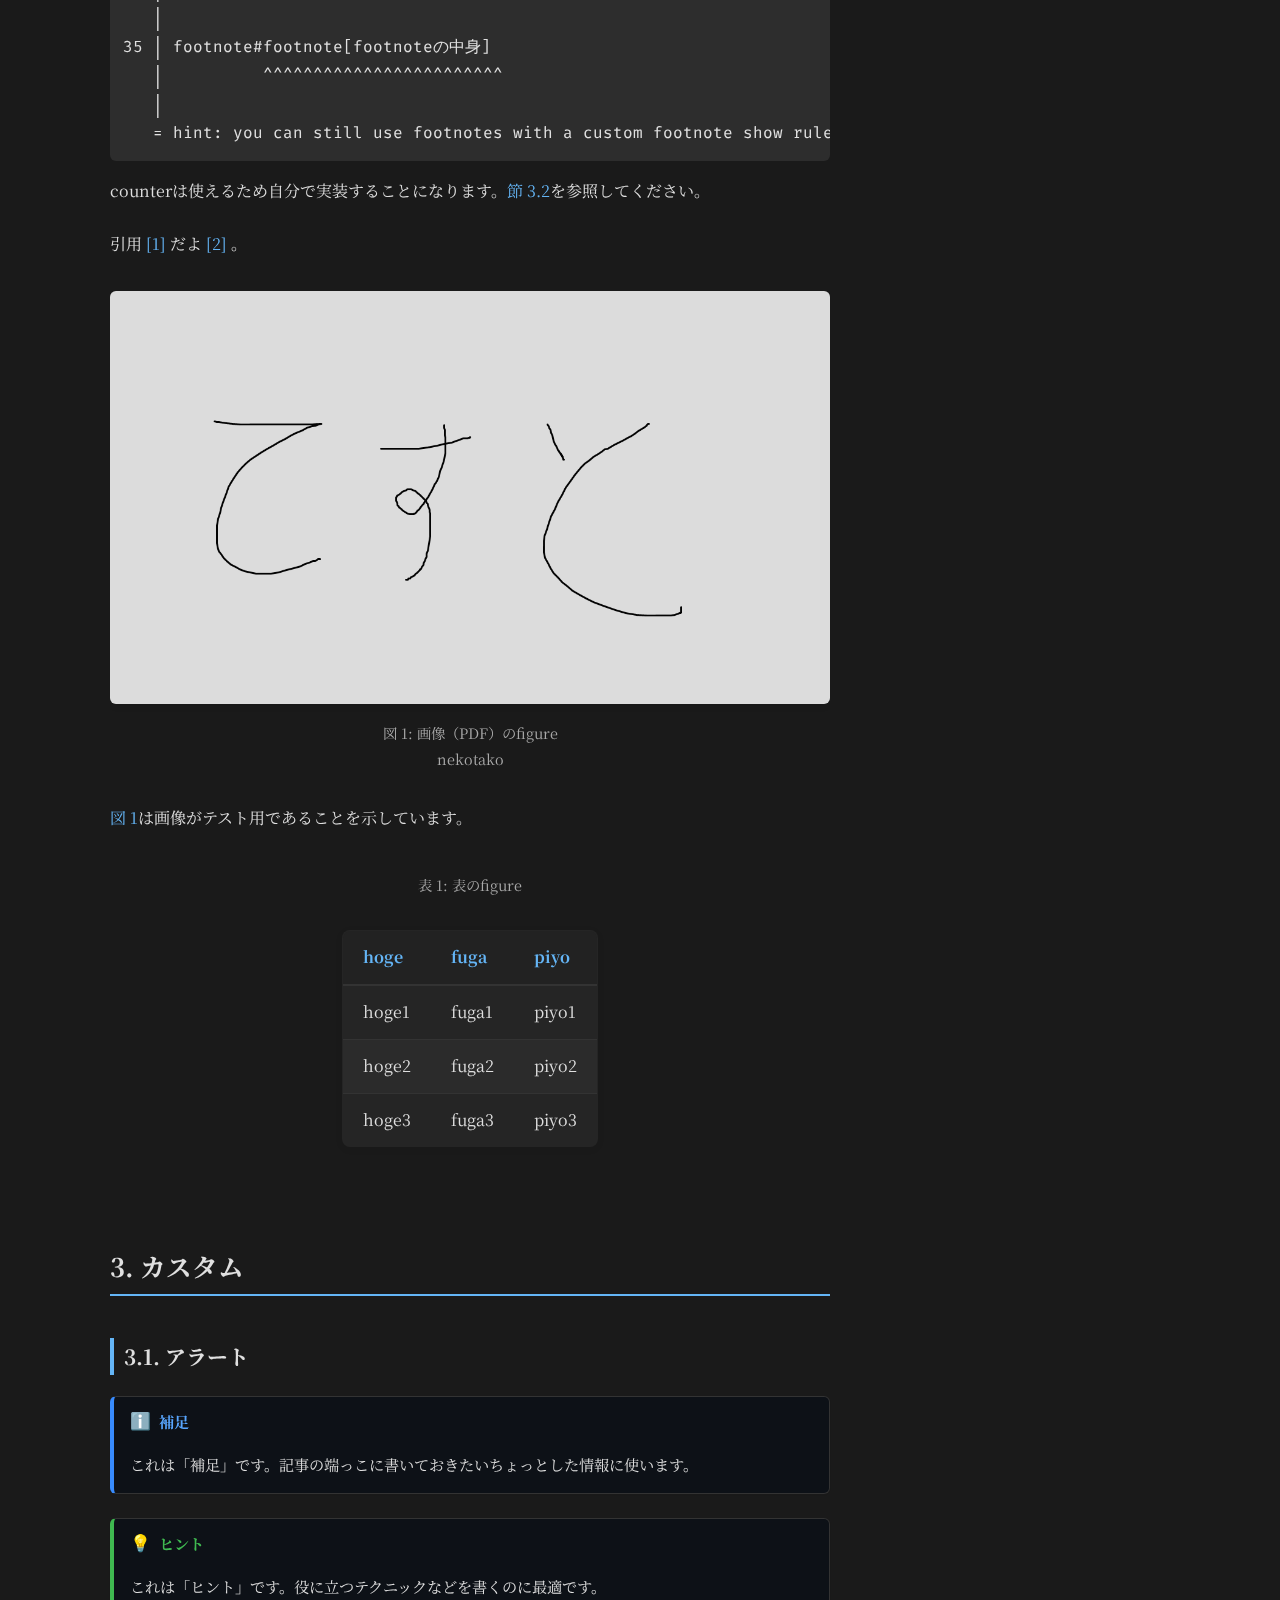
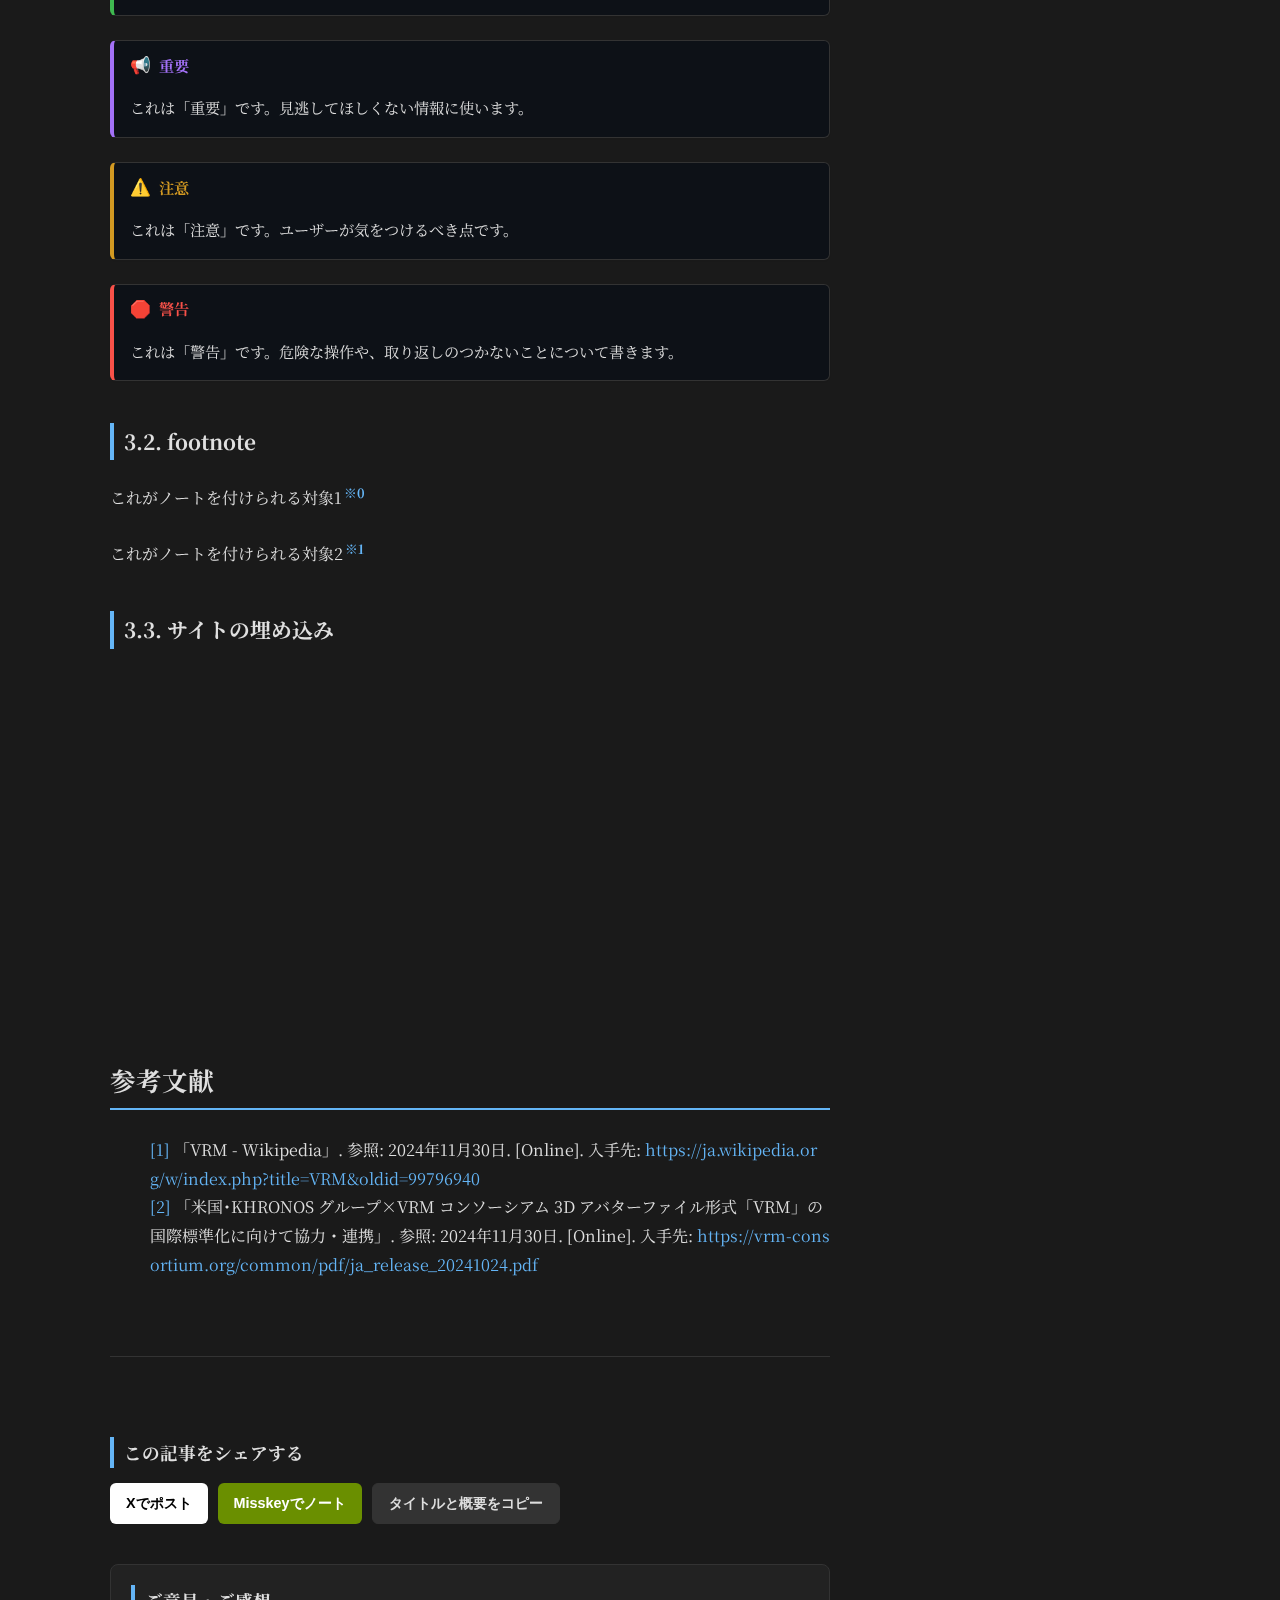
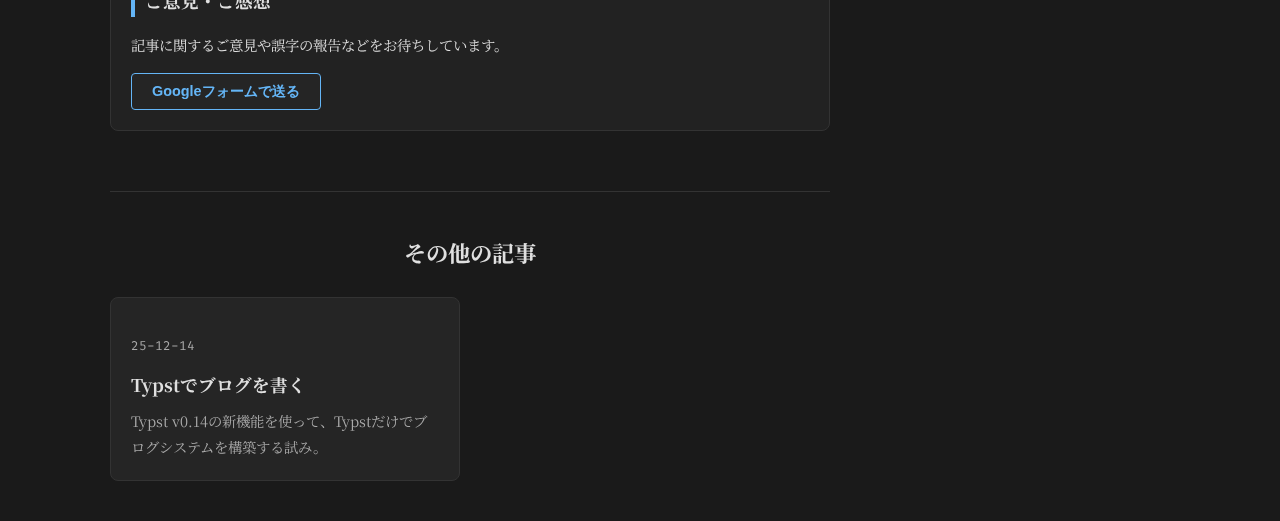
<file: public/テスト/index.html>
<!DOCTYPE html>
<html lang="ja">
  <head>
    <meta charset="utf-8">
    <meta name="viewport" content="width=device-width, initial-scale=1">
    <title>テスト</title>
    <link rel="preconnect" href="https://fonts.googleapis.com">
    <link rel="preconnect" href="https://fonts.gstatic.com" crossorigin="anonymous">
    <link rel="stylesheet" href="https://fonts.googleapis.com/css2?family=Fira+Code:wght@300..700&amp;family=Noto+Serif+JP:wght@400;700&amp;display=swap">
    <link rel="stylesheet" href="/style.css">
    <meta name="description" content="サイトの表示テスト">
    <meta property="og:title" content="テスト">
    <div class="raw-html-embed" data-html="<!-- Cloudflare Web Analytics --><script defer src='https://static.cloudflareinsights.com/beacon.min.js' data-cf-beacon='{&quot;token&quot;: &quot;4b32234cfe9741ea8a4437f109f7b029&quot;}'></script><!-- End Cloudflare Web Analytics -->"></div>
    <script>

        function shareX() {
          const url = encodeURIComponent(window.location.href);
          const text = encodeURIComponent(document.title);
          window.open(`https://twitter.com/intent/tweet?text=${text}&url=${url}`, '_blank');
        }
        function shareMisskey() {
          const url = encodeURIComponent(window.location.href);
          const text = encodeURIComponent(document.title);
          window.open(`https://misskey-hub.net/share/?text=${text}&url=${url}`, '_blank');
        }
        function openFeedback(url, entryId) {
          const title = document.title;
          // タイトルをURLエンコードしてパラメータに結合
          const fullUrl = `${url}?usp=pp_url&${entryId}=${encodeURIComponent(title)}`;
          window.open(fullUrl, '_blank');
        }
        function copyInfo() {
          const title = document.title;
          const desc = document.querySelector('meta[name="description"]')?.content || '';
          const url = window.location.href;
          const textToCopy = `${title}
${desc}
${url}`;
          
          navigator.clipboard.writeText(textToCopy).then(() => {
            const toast = document.getElementById('copy-toast');
            toast.classList.add('show');
            setTimeout(() => toast.classList.remove('show'), 3000);
          });
        }
        document.addEventListener('DOMContentLoaded', () => {
          document.querySelectorAll('.raw-html-embed').forEach(el => {
            // data-html属性からHTMLコードを取り出す
            const htmlContent = el.getAttribute('data-html');
            if (htmlContent) {
              // divタグ自体を、中身のHTMLコードで置き換える (outerHTML)
              el.outerHTML = htmlContent;
              
              // 注: scriptタグを含む埋め込みコード(Twitterなど)の場合、
              // 単純な置換ではスクリプトが実行されないことがあります。
              // その場合は iframe 系の埋め込みコードを使うのが最も安全です。
            }
          });
        });
      
    </script>
  </head>
  <body>
    <div class="site-container">
      <main class="main-content">
        <article>
          <header class="article-header">
            <p><a class="back-home-btn" href="/">← ホームに戻る</a></p>
            <h1 class="article-title">テスト</h1>
            <div class="article-meta">
              <div class="meta-dates"><span class="meta-date">文書作成日: 25-12-12</span></div>
              <div class="meta-tags"><span class="tag">#テスト</span></div>
            </div>
          </header>
          <div class="mobile-toc"><details><summary>目次を開く</summary><nav role="doc-toc"><ol style="list-style-type: none"><li><a href="#loc-1"><span class="prefix">1.</span> TypstのHTMLエクスポート機能のテスト</a></li><li><a href="#loc-2"><span class="prefix">2.</span> 基本機能</a></li><li><div><a href="#loc-5"><span class="prefix">3.</span> カスタム</a></div><ol style="list-style-type: none"><li><a href="#loc-6"><span class="prefix">3.1.</span> アラート</a></li><li><a href="#footnote"><span class="prefix">3.2.</span> footnote</a></li><li><a href="#loc-7"><span class="prefix">3.3.</span> サイトの埋め込み</a></li></ol></li><li><a href="#loc-8">参考文献</a></li></ol></nav></details></div>
          <div class="article-abstract">
            <p><strong class="abstract-title">概要</strong></p>
            <p>サイトの表示テスト</p>
          </div>
          <div class="article-body">
            <h2 id="loc-1">1. TypstのHTMLエクスポート機能のテスト</h2>
            <p>これはただの文章です。</p>
            <h2 id="loc-2">2. 基本機能</h2>
            <p><strong>太字強調</strong></p>
            <p><em>斜体強調</em></p>
            <p><code>生文字列</code></p>
            <pre><code data-lang="c"><span style="color: #d73948">int</span> <span style="color: #4b69c6">main</span>(<span style="color: #d73948">void</span>){<br>  <span style="color: #4b69c6">printf</span>(<span style="color: #198810">"</span><span style="color: #198810">hello</span><span style="color: #198810">"</span>);<br>}</code></pre>
            <p><a href="https://example.co.jp">https://example.co.jp</a></p>
            <ul>
              <li>hoge</li>
              <li>fuga</li>
            </ul>
            <ol>
              <li>piyo</li>
              <li>moge</li>
            </ol>
            <dl>
              <dt>用語</dt>
              <dd>説明内容</dd>
            </dl>
            <p><span role="math"><svg class="typst-frame" style="overflow: visible; width: 6.243000000000001em; height: 0.683em;" viewBox="0 0 68.67300000000002 7.513000000000001" width="68.67300000000002pt" height="7.513000000000001pt" xmlns="http://www.w3.org/2000/svg" xmlns:xlink="http://www.w3.org/1999/xlink" xmlns:h5="http://www.w3.org/1999/xhtml"><g><g class="typst-text" transform="matrix(1 0 0 -1 0 7.513000000000001)"><use xlink:href="#g25D933FF51E5ACE71E1AEE0AD4AD14F0" x="0" y="0" fill="#000000" fill-rule="nonzero"/></g><g class="typst-text" transform="matrix(1 0 0 -1 4.279 7.513000000000001)"><use xlink:href="#g54494827FD4F93BBD0B7A14DA7EE9D74" x="0" y="0" fill="#000000" fill-rule="nonzero"/></g><g class="typst-text" transform="matrix(1 0 0 -1 12.179444444444444 7.513000000000001)"><use xlink:href="#g2C04B1846B8BA0FD79E1D79499CFE76A" x="0" y="0" fill="#000000" fill-rule="nonzero"/></g><g class="typst-text" transform="matrix(1 0 0 -1 17.68188888888889 7.513000000000001)"><use xlink:href="#g3ACB7A7AB5F96C3538E4CB9E51580EE3" x="0" y="0" fill="#000000" fill-rule="nonzero"/></g><g class="typst-text" transform="matrix(1 0 0 -1 26.84488888888889 7.513000000000001)"><use xlink:href="#g3669A7B8F5CEBBC3391002403340606E" x="0" y="0" fill="#000000" fill-rule="nonzero"/></g><g class="typst-text" transform="matrix(1 0 0 -1 31.12388888888889 7.513000000000001)"><use xlink:href="#g54494827FD4F93BBD0B7A14DA7EE9D74" x="0" y="0" fill="#000000" fill-rule="nonzero"/></g><g class="typst-text" transform="matrix(1 0 0 -1 39.635444444444445 7.513000000000001)"><use xlink:href="#g961F0E083B65EE8CA20E76B646DC611B" x="0" y="0" fill="#000000" fill-rule="nonzero"/></g><g class="typst-text" transform="matrix(1 0 0 -1 51.249 7.513000000000001)"><use xlink:href="#gBDB69BF36136B0FF66B77492CBCD2013" x="0" y="0" fill="#000000" fill-rule="nonzero"/><use xlink:href="#g7049ACF54AD187303F660AD427FD3A5F" x="6.1160000000000005" y="0" fill="#000000" fill-rule="nonzero"/><use xlink:href="#g5DFBB98D7E66E441337D59DE84D7B3B8" x="11.924" y="0" fill="#000000" fill-rule="nonzero"/></g></g><defs id="glyph"><symbol id="g25D933FF51E5ACE71E1AEE0AD4AD14F0" overflow="visible"><path d="M 0 0m 3.498 -2.728 c 0.09899998 0 0.15400004 0.05499983 0.15400004 0.15400004 c 0 0.032999992 -0.022000074 0.0769999 -0.055000067 0.12099981 c -0.5719998 0.44000006 -1.0339999 1.1660001 -1.375 2.167 c -0.29699993 0.869 -0.45099986 1.727 -0.45099986 2.5740001 v 0.9239998 c 0 0.8470001 0.15399992 1.7049999 0.45099986 2.574 c 0.34100008 1.0010004 0.8030002 1.7270002 1.375 2.1670003 c 0.032999992 0.032999992 0.055000067 0.076999664 0.055000067 0.12100029 c 0 0.09899998 -0.055000067 0.15399933 -0.15400004 0.15399933 c -0.010999918 0 -0.04399991 -0.01099968 -0.0769999 -0.032999992 c -0.6600001 -0.50599957 -1.21 -1.2539997 -1.661 -2.2549996 c -0.42900002 -0.95700026 -0.64900005 -1.8590002 -0.64900005 -2.7280002 v -0.9239998 c 0 -0.8690001 0.22000003 -1.7710001 0.64900005 -2.7280002 c 0.45099998 -1.0009999 1.0009999 -1.7489998 1.661 -2.2549999 c 0.032999992 -0.022000074 0.065999985 -0.032999992 0.0769999 -0.032999992 Z "/></symbol><symbol id="g54494827FD4F93BBD0B7A14DA7EE9D74" overflow="visible"><path d="M 0 0m 4.059 4.301 c 0 -0.0880003 0.09899998 -0.23099995 0.2750001 -0.4510002 c 0.17599964 -0.22000003 0.26399994 -0.4729998 0.26399994 -0.7589998 c 0 -0.319 -0.15400028 -0.85800004 -0.47300005 -1.6170001 c -0.23099995 -0.528 -0.75900006 -1.276 -1.408 -1.276 c -0.50600004 0 -0.75900006 0.297 -0.75900006 0.902 c 0 0.42900002 0.20900011 1.1880001 0.6270001 2.277 c 0.08800006 0.23099995 0.13199997 0.41799998 0.13199997 0.54999995 c 0 0.5499997 -0.37400007 0.93499994 -0.924 0.93499994 c -0.48399997 0 -0.86899996 -0.2750001 -1.144 -0.8249998 c -0.22 -0.4510002 -0.32999998 -0.7370002 -0.32999998 -0.8800001 c 0 -0.09899998 0.055000007 -0.15400004 0.176 -0.15400004 c 0.143 0 0.16499996 0.065999985 0.20899999 0.22000003 c 0.25300002 0.8800001 0.605 1.3199997 1.056 1.3199997 c 0.143 0 0.22000003 -0.09899998 0.22000003 -0.3079996 c 0 -0.17600012 -0.055000067 -0.41800022 -0.176 -0.7370002 c -0.40700006 -1.089 -0.61600006 -1.826 -0.61600006 -2.2329998 c 0 -0.561 0.18700004 -0.946 0.561 -1.155 c 0.29700005 -0.154 0.60500014 -0.231 0.92400014 -0.231 c 0.97899985 0 1.661 1.056 1.9469998 1.903 c 0.35200024 1.034 0.5279999 1.7930001 0.5279999 2.277 c 0 0.53900003 -0.17599964 0.803 -0.5169997 0.803 c -0.2750001 0 -0.572 -0.28599977 -0.572 -0.5609999 Z "/></symbol><symbol id="g2C04B1846B8BA0FD79E1D79499CFE76A" overflow="visible"><path d="M 0 0m 2.112 2.75 c 0 0.319 -0.26399994 0.58299994 -0.58299994 0.58299994 c -0.319 0 -0.58300006 -0.26399994 -0.58300006 -0.58299994 c 0 -0.319 0.26400006 -0.58299994 0.58300006 -0.58299994 c 0.319 0 0.58299994 0.26399994 0.58299994 0.58299994 Z "/></symbol><symbol id="g3ACB7A7AB5F96C3538E4CB9E51580EE3" overflow="visible"><path d="M 0 0m 8.58 7.2269998 c 0.032999992 0.07700014 0.055000305 0.13199997 0.055000305 0.15400028 c 0 0.08799982 -0.09899998 0.13199997 -0.28600025 0.13199997 h -7.546 c -0.18699998 0 -0.28599995 -0.04400015 -0.28599995 -0.14300013 l 3.74 -7.513 c 0.07700014 -0.143 0.17600012 -0.22 0.31900024 -0.22 c 0.14299965 0 0.24199963 0.07699999 0.31899977 0.22 Z m -3.685 -6.435 l -2.926 5.863 h 5.841 Z "/></symbol><symbol id="g3669A7B8F5CEBBC3391002403340606E" overflow="visible"><path d="M 0 0m 0.858 -2.695 c 0.66 0.50600004 1.21 1.254 1.661 2.2549999 c 0.4289999 0.957 0.6489999 1.859 0.6489999 2.7280002 v 0.9239998 c 0 0.86899996 -0.22000003 1.7709999 -0.6489999 2.7280002 c -0.45099998 1.0009999 -1.001 1.7490001 -1.661 2.2549996 c -0.032999992 0.022000313 -0.065999985 0.032999992 -0.07699996 0.032999992 c -0.09900004 0 -0.15400004 -0.05499935 -0.15400004 -0.15399933 c 0 -0.044000626 0.022000015 -0.0880003 0.055000007 -0.12100029 c 0.57199997 -0.44000006 1.0339999 -1.1659999 1.375 -2.1670003 c 0.29700017 -0.86899996 0.45099998 -1.7269998 0.45099998 -2.574 v -0.9239998 c 0 -0.8470001 -0.1539998 -1.7050002 -0.45099998 -2.5740001 c -0.34099996 -1.0009999 -0.803 -1.727 -1.375 -2.167 c -0.032999992 -0.04399991 -0.055000007 -0.08799982 -0.055000007 -0.12099981 c 0 -0.099000216 0.055000007 -0.15400004 0.15400004 -0.15400004 c 0.010999978 0 0.04399997 0.010999918 0.07699996 0.032999992 Z "/></symbol><symbol id="g961F0E083B65EE8CA20E76B646DC611B" overflow="visible"><path d="M 0 0m 7.3259997 -0.495 c 0.18700027 -0.07700002 0.38500023 0.066000015 0.38500023 0.24200001 c 0 0.109999985 -0.05499983 0.18699999 -0.1539998 0.23099999 l -5.874 2.772 l 5.874 2.7719998 c 0.09899998 0.04400015 0.1539998 0.12100029 0.1539998 0.22000027 c 0 0.1869998 -0.08799982 0.2750001 -0.26399994 0.2750001 c -0.04400015 0 -0.0880003 -0.011000156 -0.12100029 -0.022000313 l -6.3139997 -2.9919999 c -0.109999955 -0.055000067 -0.16499996 -0.13199997 -0.16499996 -0.25300002 c 0 -0.12100005 0.055000007 -0.19799995 0.16499996 -0.25300002 Z "/></symbol><symbol id="gBDB69BF36136B0FF66B77492CBCD2013" overflow="visible"><path d="M 0 0m 3.454 4.5429997 c 0.4949999 0 0.74800014 -0.38499975 0.74800014 -1.1659997 v -2.5080001 c 0 -0.20900005 -0.032999992 -0.34100002 -0.11000013 -0.38500002 c -0.07700014 -0.044 -0.319 -0.066000015 -0.7260001 -0.066000015 v -0.41799998 l 1.2650001 0.033 l 1.2539997 -0.033 v 0.41799998 c -0.35199976 0 -0.5829997 0.011000007 -0.69299984 0.04400003 c -0.11000013 0.032999992 -0.1539998 0.110000014 -0.1539998 0.24199998 v 2.057 c 0 0.51699996 -0.011000156 0.8800001 -0.04400015 1.089 c -0.11000013 0.671 -0.605 1.0120001 -1.474 1.0120001 c -0.6930001 0 -1.21 -0.32999992 -1.551 -0.99 v 0.99 l -1.617 -0.12099981 v -0.41800022 c 0.39600003 0 0.638 -0.032999992 0.72599995 -0.09899998 c 0.08800006 -0.065999985 0.12100005 -0.20900011 0.12100005 -0.4619999 v -2.8930001 c 0 -0.20900005 -0.04400003 -0.34100002 -0.12100005 -0.38500002 c -0.0769999 -0.044 -0.31899995 -0.066000015 -0.72599995 -0.066000015 v -0.41799998 l 1.265 0.033 l 1.2540001 -0.033 v 0.41799998 c -0.40700006 0 -0.638 0.022000015 -0.71500015 0.066000015 c -0.0769999 0.044 -0.12099981 0.17599997 -0.12099981 0.38500002 v 1.98 c 0 0.89100003 0.5609999 1.6939998 1.4189999 1.6939998 Z "/></symbol><symbol id="g7049ACF54AD187303F660AD427FD3A5F" overflow="visible"><path d="M 0 0m 1.243 -2.2549999 c 0.605 0 1.089 0.41799986 1.4300001 1.2649999 l 1.9030001 4.642 c 0.1869998 0.44000006 0.5169997 0.65999985 1.0119996 0.65999985 v 0.42900038 c -0.36299992 -0.032999992 -0.6489997 -0.04400015 -0.8579998 -0.032999992 l -0.9790001 0.032999992 v -0.41800022 c 0.34100008 -0.011000156 0.50600004 -0.1539998 0.50600004 -0.4289999 c 0 -0.065999985 -0.021999836 -0.14300013 -0.065999985 -0.2420001 l -1.0450001 -2.574 l -1.1659999 2.816 c -0.032999992 0.08799982 -0.055000067 0.1539998 -0.065999985 0.1869998 c 0 0.15400028 0.20899987 0.23099995 0.61599994 0.23099995 v 0.42900038 l -1.232 -0.032999992 c -0.26399994 -0.011000156 -0.627 0 -1.089 0.032999992 v -0.42900038 c 0.583 0 0.726 0.022000313 0.88 -0.35199976 l 1.6170001 -3.9490001 l -0.26400018 -0.616 c -0.29699993 -0.704 -0.5059999 -1.3199999 -1.1989999 -1.3199999 c -0.15400004 0 -0.286 0.04399991 -0.40700006 0.12099993 c 0.25300002 0.055000067 0.37400007 0.22000003 0.37400007 0.4840001 c 0 0.32999992 -0.16500008 0.49499995 -0.50600004 0.49499995 c -0.32999998 0 -0.495 -0.16500002 -0.495 -0.506 c 0 -0.53900003 0.495 -0.9239999 1.034 -0.9239999 Z "/></symbol><symbol id="g5DFBB98D7E66E441337D59DE84D7B3B8" overflow="visible"><path d="M 0 0m 5.313 1.001 v 0.6489999 h -0.35200024 v -0.6489999 c 0 -0.42900002 -0.12099981 -0.64900005 -0.35199976 -0.64900005 c -0.22000027 0 -0.35200024 0.27499998 -0.35200024 0.495 v 2.1669998 c 0 0.385 -0.04400015 0.671 -0.12099981 0.86899996 c -0.26400018 0.64900017 -1.0230002 1.0450001 -1.7930002 1.0450001 c -0.8469999 0 -1.683 -0.47300005 -1.683 -1.2650001 c 0 -0.36299992 0.18700004 -0.54999995 0.5500001 -0.54999995 c 0.36299992 0 0.5389999 0.17600012 0.5389999 0.53900003 c 0 0.319 -0.16499996 0.50600004 -0.5059999 0.53900003 c 0.24199998 0.2750001 0.605 0.41800022 1.0780001 0.41800022 c 0.6819999 0 1.0999999 -0.62700033 1.0999999 -1.3420002 v -0.36299992 c -0.85800004 -0.055000067 -1.507 -0.18700004 -1.9580001 -0.39600015 c -0.7369999 -0.34099984 -1.111 -0.8139999 -1.111 -1.4409999 c 0 -0.286 0.110000014 -0.52800006 0.319 -0.71500003 c 0.352 -0.319 0.83599997 -0.473 1.4519999 -0.473 c 0.64900017 0 1.1110001 0.275 1.3970001 0.83599997 c 0.0769999 -0.41799998 0.385 -0.78099996 0.8579998 -0.78099996 c 0.5830002 0 0.9350004 0.462 0.9350004 1.067 Z m -3.1130002 -0.80300003 c -0.50600004 0 -0.924 0.374 -0.924 0.87999994 c 0 1.0230001 1.0669999 1.4629999 2.145 1.518 v -1.045 c 0 -0.737 -0.48399997 -1.353 -1.221 -1.353 Z "/></symbol></defs></svg></span></p>
            <p>‘シングルクオート’</p>
            <p>“ダブルクオート”</p>
            <p>Typst 0.14ではカスタムHTMLエクスポート内だとfootnoteが使えません。 <code>footnote#footnote[footnoteの中身]</code>は下のようなエラーを出します。</p>
            <pre><code>error: footnotes are not currently supported in combination with a custom `&lt;html>` or `&lt;body>` element<br>   ┌─ \\?\C:\Users\minimarimo3\Temporary\typstSSG\main.typ:35:9<br>   │<br>35 │ footnote#footnote[footnoteの中身]<br>   │          ^^^^^^^^^^^^^^^^^^^^^^^^<br>   │<br>   = hint: you can still use footnotes with a custom footnote show rule</code></pre>
            <p>counterは使えるため自分で実装することになります。<a href="#footnote">節 3.2</a>を参照してください。</p>
            <p>引用 <a id="loc-3" href="#loc-9" role="doc-biblioref">[1]</a> だよ <a id="loc-4" href="#loc-10" role="doc-biblioref">[2]</a> 。</p>
            <figure id="テスト用画像">
              <img src="[data-uri]" alt="てすととかかれた画像">
              <figcaption>図 1: 画像（PDF）のfigure<br>nekotako</figcaption>
            </figure>
            <p><a href="#テスト用画像">図 1</a>は画像がテスト用であることを示しています。</p>
            <figure>
              <figcaption>表 1: 表のfigure</figcaption>
              <table>
                <thead>
                  <tr>
                    <th>hoge</th>
                    <th>fuga</th>
                    <th>piyo</th>
                  </tr>
                </thead>
                <tbody>
                  <tr>
                    <td>hoge1</td>
                    <td>fuga1</td>
                    <td>piyo1</td>
                  </tr>
                  <tr>
                    <td>hoge2</td>
                    <td>fuga2</td>
                    <td>piyo2</td>
                  </tr>
                  <tr>
                    <td>hoge3</td>
                    <td>fuga3</td>
                    <td>piyo3</td>
                  </tr>
                </tbody>
              </table>
            </figure>
            <h2 id="loc-5">3. カスタム</h2>
            <h3 id="loc-6">3.1. アラート</h3>
            <div class="markdown-alert markdown-alert-note">
              <p class="markdown-alert-title"><span class="markdown-alert-icon">ℹ️</span>補足</p>
              <div class="markdown-alert-content">これは「補足」です。記事の端っこに書いておきたいちょっとした情報に使います。</div>
            </div>
            <div class="markdown-alert markdown-alert-tip">
              <p class="markdown-alert-title"><span class="markdown-alert-icon">💡</span>ヒント</p>
              <div class="markdown-alert-content">これは「ヒント」です。役に立つテクニックなどを書くのに最適です。</div>
            </div>
            <div class="markdown-alert markdown-alert-important">
              <p class="markdown-alert-title"><span class="markdown-alert-icon">📢</span>重要</p>
              <div class="markdown-alert-content">これは「重要」です。見逃してほしくない情報に使います。</div>
            </div>
            <div class="markdown-alert markdown-alert-warning">
              <p class="markdown-alert-title"><span class="markdown-alert-icon">⚠️</span>注意</p>
              <div class="markdown-alert-content">これは「注意」です。ユーザーが気をつけるべき点です。</div>
            </div>
            <div class="markdown-alert markdown-alert-caution">
              <p class="markdown-alert-title"><span class="markdown-alert-icon">🛑</span>警告</p>
              <div class="markdown-alert-content">これは「警告」です。危険な操作や、取り返しのつかないことについて書きます。</div>
            </div>
            <h3 id="footnote">3.2. footnote</h3>
            <p>これがノートを付けられる対象1<span class="footnote-wrapper"><span class="footnote-marker">※0</span><span class="footnote-content">footnoteの中身1</span></span></p>
            <p>これがノートを付けられる対象2<span class="footnote-wrapper"><span class="footnote-marker">※1</span><span class="footnote-content"><a href="https://example.co.jp">https://example.co.jp</a> Lorem ipsum dolor sit amet, consectetur adipiscing elit, sed do eiusmod tempor incididunt ut labore et dolore magnam aliquam quaerat voluptatem. Ut enim aeque doleamus animo, cum corpore dolemus, fieri tamen permagna accessio potest, si aliquod aeternum et infinitum impendere malum nobis opinemur. Quod idem licet transferre in voluptatem, ut. <a href="#loc-9" role="doc-biblioref">[1]</a></span></span></p>
            <h3 id="loc-7">3.3. サイトの埋め込み</h3>
            <div class="raw-html-embed" data-html="<iframe width=&quot;560&quot; height=&quot;315&quot; src=&quot;https://www.youtube.com/embed/eWw8HoNkVkU?si=t5T43P_gid2S7B5z&quot; title=&quot;YouTube video player&quot; frameborder=&quot;0&quot; allow=&quot;accelerometer; autoplay; clipboard-write; encrypted-media; gyroscope; picture-in-picture; web-share&quot; referrerpolicy=&quot;strict-origin-when-cross-origin&quot; allowfullscreen></iframe>"></div>
            <section role="doc-bibliography">
              <h2 id="loc-8">参考文献</h2>
              <ul style="list-style-type: none">
                <li id="loc-9"><span class="prefix"><a href="#loc-3" role="doc-backlink">[1]</a></span> 「VRM - Wikipedia」. 参照: 2024年11月30日. [Online]. 入手先: <a href="https://ja.wikipedia.org/w/index.php?title=VRM&amp;oldid=99796940">https://ja.wikipedia.org/w/index.php?title=VRM&amp;oldid=99796940</a></li>
                <li id="loc-10"><span class="prefix"><a href="#loc-4" role="doc-backlink">[2]</a></span> 「米国･KHRONOS グループ×VRM コンソーシアム 3D アバターファイル形式「VRM」の国際標準化に向けて協力・連携」. 参照: 2024年11月30日. [Online]. 入手先: <a href="https://vrm-consortium.org/common/pdf/ja_release_20241024.pdf">https://vrm-consortium.org/common/pdf/ja_release_20241024.pdf</a></li>
              </ul>
            </section>
          </div>
        </article>
        <section class="share-feedback-section">
          <hr class="section-divider">
          <div class="share-area">
            <h3>この記事をシェアする</h3>
            <div class="share-buttons"><button class="share-btn btn-x" onclick="shareX()">Xでポスト</button><button class="share-btn btn-misskey" onclick="shareMisskey()">Misskeyでノート</button><button class="share-btn btn-copy" onclick="copyInfo()">タイトルと概要をコピー</button></div>
          </div>
          <div class="feedback-area">
            <h3>ご意見・ご感想</h3>
            <p>記事に関するご意見や誤字の報告などをお待ちしています。</p>
            <button class="feedback-link" onclick="openFeedback('https://docs.google.com/forms/d/e/1FAIpQLSdyN8Q-zohUmlOxASKnJjwSSgs-S0PkHZMXDg2Zh8GgSTgOkQ/viewform', 'entry.629693238')">Googleフォームで送る</button>
          </div>
        </section>
        <hr class="section-divider">
        <section class="related-posts">
          <h2 class="section-title">その他の記事</h2>
          <div class="card-grid"><a class="post-card" href="/Typstでブログを書く/"><div class="card-content"><p><time class="card-date">25-12-14</time></p><h3 class="card-title">Typstでブログを書く</h3><p class="card-desc">Typst v0.14の新機能を使って、Typstだけでブログシステムを構築する試み。</p></div></a></div>
        </section>
      </main>
      <aside class="sidebar">
        <div class="sidebar-inner">
          <div class="sidebar-widget toc-widget">
            <h3 class="widget-title">目次</h3>
            <nav role="doc-toc">
              <ol style="list-style-type: none">
                <li><a href="#loc-1"><span class="prefix">1.</span> TypstのHTMLエクスポート機能のテスト</a></li>
                <li><a href="#loc-2"><span class="prefix">2.</span> 基本機能</a></li>
                <li>
                  <div><a href="#loc-5"><span class="prefix">3.</span> カスタム</a></div>
                  <ol style="list-style-type: none">
                    <li><a href="#loc-6"><span class="prefix">3.1.</span> アラート</a></li>
                    <li><a href="#footnote"><span class="prefix">3.2.</span> footnote</a></li>
                    <li><a href="#loc-7"><span class="prefix">3.3.</span> サイトの埋め込み</a></li>
                  </ol>
                </li>
                <li><a href="#loc-8">参考文献</a></li>
              </ol>
            </nav>
          </div>
          <div class="sidebar-widget">
            <h3 class="widget-title">Author</h3>
            <p><strong>minimarimo3</strong></p>
            <p style="font-size: 0.85rem; color: var(--text-muted); margin-top: 0.5em;">Typstが好きです。</p>
          </div>
        </div>
      </aside>
    </div>
  </body>
</html>
</file>
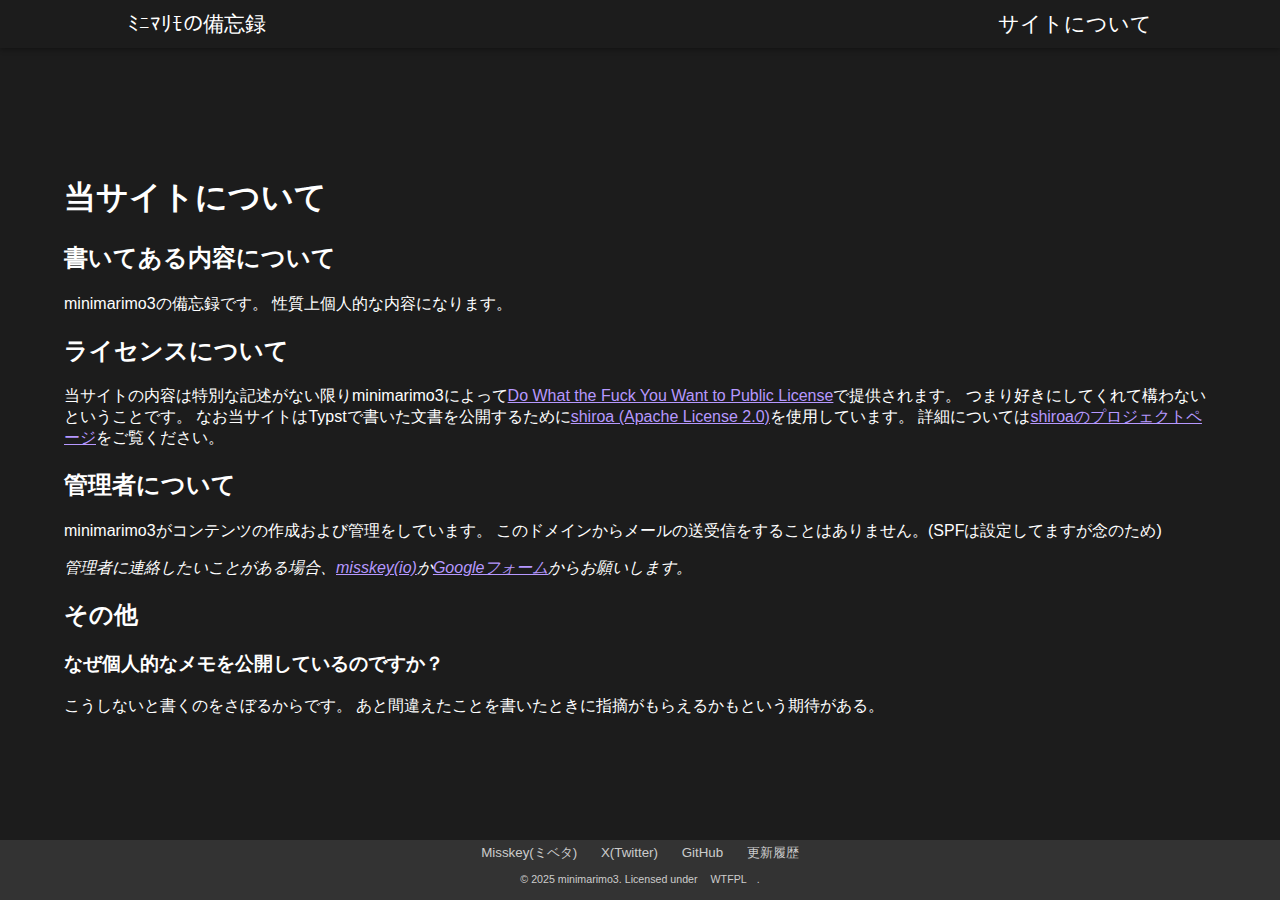
<file: public/about.html>
<!doctype html>
<html lang="ja-JP">
<head>
    <meta charset="UTF-8">
    <meta name="viewport" content="width=device-width, initial-scale=1.0">
    <title>ﾐﾆﾏﾘﾓの備忘録について</title>
    <script src="header_footer_loader.js"></script>
    <link rel="stylesheet" href="base.css">
</head>
<body>
    <header></header>

    <main>
        <h1>当サイトについて</h1>

        <h2>書いてある内容について</h2>

        <p>
            minimarimo3の備忘録です。
            性質上個人的な内容になります。
        </p>

        <h2>ライセンスについて</h2>

        <p>
            当サイトの内容は特別な記述がない限りminimarimo3によって<a href="http://www.wtfpl.net/about/">Do What the Fuck You Want to Public License</a>で提供されます。
            つまり好きにしてくれて構わないということです。
            なお当サイトはTypstで書いた文書を公開するために<a href="https://typst.app/universe/package/shiroa/">shiroa (Apache License 2.0)</a>を使用しています。
            詳細については<a href="https://github.com/Myriad-Dreamin/shiroa">shiroaのプロジェクトページ</a>をご覧ください。
        </p>

        <h2>管理者について</h2>

        <p>
            minimarimo3がコンテンツの作成および管理をしています。
            このドメインからメールの送受信をすることはありません。(SPFは設定してますが念のため)
        </p>

        <address>
            管理者に連絡したいことがある場合、<a target="_blank" rel="noopener" href="https://misskey.io/@minimarimo3@misskey.io">misskey(io)</a>か<a href="https://forms.gle/ivG226pphmuL3kTj6">Googleフォーム</a>からお願いします。
        </address>

        <h2>その他</h2>

        <h3>なぜ個人的なメモを公開しているのですか？</h3>

        <p>
            こうしないと書くのをさぼるからです。
            あと間違えたことを書いたときに指摘がもらえるかもという期待がある。
        </p>
    </main>

    <footer></footer>

</body>
</html>
</file>
<file: style.css>
/* --- テーマ変数定義 (ダークモード固定) --- */
:root {
  /* 基本色 (ダークモードの値をデフォルトに設定) */
  --bg-color: #1a1a1a;
  --text-color: #e0e0e0;
  --text-muted: #aaaaaa;
  --accent-color: #64b5f6;
  --border-color: #333333;
  --sidebar-bg: #222222;

  --card-bg: #252525;
  --card-border: #333333;
  --card-shadow: rgba(0, 0, 0, 0.3);

  --tag-bg: #333333;
  --tag-text: #cccccc;

  --code-bg: #2d2d2d;
  --header-border: #333333;

  /* アラート用の色設定 (GitHub Dark風) */
  --color-note-bg: #0d1117;
  --color-note-border: #388bfd;
  --color-note-text: #58a6ff;

  --color-tip-bg: #0d1117;
  --color-tip-border: #3fb950;
  --color-tip-text: #3fb950;

  --color-important-bg: #0d1117;
  --color-important-border: #a371f7;
  --color-important-text: #a371f7;

  --color-warning-bg: #0d1117;
  --color-warning-border: #d29922;
  --color-warning-text: #d29922;

  --color-caution-bg: #0d1117;
  --color-caution-border: #f85149;
  --color-caution-text: #f85149;

  /* 新機能用の色 (シェアボタンなど) */
  --abstract-bg: #222933;
  --abstract-border: #303a45;

  --btn-x-bg: #ffffff;
  --btn-x-text: #000000;

  --btn-misskey-bg: #6a8f00;
  --btn-misskey-text: #ffffff;

  --btn-copy-bg: #333333;
  --btn-copy-text: #dddddd;

  --scrollbar-thumb: #555555;
  --scrollbar-thumb-hover: #777777;
  --scrollbar-track: transparent;

  /* フォント設定 */
  --font-main: "Noto Serif JP", serif;
  --font-code: "Fira Code", monospace;

  /* レイアウト */
  --content-width: 760px;
  --sidebar-width: 280px;
  --gap-width: 60px;
  --container-width: calc(var(--content-width) + var(--gap-width) + var(--sidebar-width));
}

/* --- 基本設定 --- */
* {
  box-sizing: border-box;
  scrollbar-width: thin;
  scrollbar-color: var(--scrollbar-thumb) var(--scrollbar-track);
}

::-webkit-scrollbar {
  width: 10px;
  height: 10px;
}

::-webkit-scrollbar-track {
  background: var(--scrollbar-track);
  border-radius: 4px;
}

::-webkit-scrollbar-thumb {
  background-color: var(--scrollbar-thumb);
  border-radius: 6px;
  border: 2px solid transparent;
  background-clip: content-box;
}

::-webkit-scrollbar-thumb:hover {
  background-color: var(--scrollbar-thumb-hover);
}

::-webkit-scrollbar-corner {
  background: transparent;
}

body {
  margin: 0;
  padding: 0;
  font-family: var(--font-main);
  background-color: var(--bg-color);
  color: var(--text-color);
  line-height: 1.8;
}

a {
  color: var(--accent-color);
  text-decoration: none;
}

a:hover {
  text-decoration: underline;
}

img {
  opacity: 0.85;
  transition: opacity 0.3s;
}

img:hover {
  opacity: 1;
}

/* --- 概要ボックス (Description) --- */
.article-abstract {
  background-color: var(--abstract-bg);
  border: 1px solid var(--abstract-border);
  border-radius: 8px;
  padding: 1.5em;
  margin-bottom: 2.5em;
}

.abstract-title {
  display: block;
  font-size: 0.9em;
  color: var(--text-muted);
  margin-bottom: 0.5em;
}

.article-abstract p {
  margin: 0;
  font-size: 0.95em;
  line-height: 1.7;
}

/* --- シェア・フィードバックセクション --- */
.share-feedback-section {
  display: grid;
  gap: 40px;
  margin-bottom: 60px;
}

.share-area h3,
.feedback-area h3 {
  font-size: 1.1rem;
  margin: 0 0 15px 0;
  border-left: 4px solid var(--accent-color);
  padding-left: 10px;
}

.share-buttons {
  display: flex;
  flex-wrap: wrap;
  gap: 10px;
}

.share-btn {
  display: inline-flex;
  align-items: center;
  justify-content: center;
  padding: 10px 16px;
  border-radius: 6px;
  font-weight: bold;
  font-size: 0.9rem;
  border: none;
  cursor: pointer;
  transition: opacity 0.2s, transform 0.1s;
  text-decoration: none !important;
}

.share-btn:hover {
  opacity: 0.8;
  transform: translateY(-2px);
  text-decoration: none;
}

.share-btn:active {
  transform: translateY(0);
}

.btn-x {
  background-color: var(--btn-x-bg);
  color: var(--btn-x-text);
}

.btn-misskey {
  background-color: var(--btn-misskey-bg);
  color: var(--btn-misskey-text);
}

.btn-copy {
  background-color: var(--btn-copy-bg);
  color: var(--btn-copy-text);
  border: 1px solid var(--border-color);
}

.feedback-area {
  background-color: var(--sidebar-bg);
  padding: 20px;
  border-radius: 8px;
  border: 1px solid var(--border-color);
}

.feedback-area p {
  margin: 0 0 15px 0;
  font-size: 0.9rem;
}

.feedback-link {
  display: inline-block;
  background-color: var(--card-bg);
  color: var(--accent-color);
  border: 1px solid var(--accent-color);
  padding: 8px 20px;
  border-radius: 4px;
  font-weight: bold;
  font-size: 0.9rem;
  transition: all 0.2s;
  cursor: pointer;
}

.feedback-link:hover {
  background-color: var(--accent-color);
  color: #fff;
  text-decoration: none;
}

#copy-toast {
  position: fixed;
  bottom: 20px;
  left: 50%;
  transform: translateX(-50%) translateY(100px);
  background-color: rgba(0, 0, 0, 0.8);
  color: white;
  padding: 10px 20px;
  border-radius: 30px;
  font-size: 0.9rem;
  z-index: 1000;
  transition: transform 0.3s cubic-bezier(0.175, 0.885, 0.32, 1.275);
  pointer-events: none;
}

#copy-toast.show {
  transform: translateX(-50%) translateY(0);
}

/* --- レイアウト関連 --- */

.mobile-toc {
  display: none;
  margin-bottom: 2rem;
  background-color: var(--sidebar-bg);
  border: 1px solid var(--border-color);
  border-radius: 8px;
}

.mobile-toc details {
  padding: 10px 15px;
}

.mobile-toc summary {
  cursor: pointer;
  font-weight: bold;
  color: var(--text-color);
  outline: none;
  list-style: none;
}

.mobile-toc summary::-webkit-details-marker {
  display: none;
}

.mobile-toc nav {
  margin-top: 15px;
  padding-top: 15px;
  border-top: 1px solid var(--border-color);
  font-size: 0.9rem;
}

.mobile-toc ul,
.mobile-toc ol {
  padding-left: 10px;
  list-style: none;
  margin: 0;
}

.mobile-toc li {
  margin-bottom: 0.5em;
}

.mobile-toc a {
  color: var(--text-muted);
  text-decoration: none;
}

.article-header {
  margin-bottom: 40px;
  padding-bottom: 20px;
  border-bottom: 1px solid var(--header-border);
}

.article-title {
  font-size: 2.2rem;
  margin: 0 0 15px 0;
  line-height: 1.3;
  letter-spacing: 0.05em;
}

.article-meta {
  font-size: 0.9rem;
  color: var(--text-muted);
}

.meta-dates {
  display: flex;
  gap: 20px;
  margin-bottom: 10px;
  font-family: var(--font-code);
}

.meta-tags {
  display: flex;
  gap: 8px;
  flex-wrap: wrap;
}

.tag {
  background-color: var(--tag-bg);
  color: var(--tag-text);
  padding: 2px 12px;
  border-radius: 99px;
  font-size: 0.8rem;
  transition: background-color 0.2s;
}

.article-body h2 {
  margin-top: 2.5em;
  margin-bottom: 1em;
  font-size: 1.6rem;
  border-bottom: 2px solid var(--accent-color);
  padding-bottom: 5px;
}

.article-body h3 {
  margin-top: 2em;
  font-size: 1.3rem;
  border-left: 4px solid var(--accent-color);
  padding-left: 10px;
}

.article-body p {
  margin-bottom: 1.5em;
  text-align: justify;
}

.article-body a {
  overflow-wrap: anywhere;
  word-break: break-all;
}

/* --- コードブロック設定 --- */

/* figure内のコードは左寄せにする */
figure pre {
  text-align: left;
}

/* ブロックコード */
pre {
  background-color: var(--code-bg) !important;
  padding: 1em;
  border-radius: 6px;
  overflow-x: auto;
  scrollbar-color: #555555 transparent;
}

/* インラインコード & コード全般 */
code {
  font-family: var(--font-code);
  /* インライン用の装飾 */
  background-color: var(--code-bg);
  color: #e0e0e0;
  /* 暗い背景用に文字を明るく */
  padding: 0.2em 0.4em;
  border-radius: 4px;
}

/* ブロックコード内のcodeタグは装飾をリセット (preに任せる) */
pre code {
  background-color: transparent;
  color: inherit;
  padding: 0;
  border-radius: 0;
}

blockquote {
  margin: 2em 0;
  padding: 1em 20px;
  border-left: 4px solid var(--border-color);
  background-color: var(--sidebar-bg);
  color: var(--text-muted);
}

figure {
  margin: 2em 0;
  text-align: center;
  overflow-x: auto;
}

figure img,
figure svg {
  max-width: 100%;
  height: auto;
  background-color: white;
  padding: 10px;
  border-radius: 6px;
  box-shadow: 0 2px 8px rgba(0, 0, 0, 0.1);
}

figcaption {
  margin-top: 0.5em;
  font-size: 0.9em;
  color: var(--text-muted);
}

table {
  margin: 2em auto;
  border-collapse: collapse;
  width: auto;
  max-width: 100%;
  background-color: var(--card-bg);
  border: 1px solid var(--border-color);
  border-radius: 8px;
  box-shadow: 0 2px 8px rgba(0, 0, 0, 0.05);
  border-spacing: 0;
  overflow: hidden;
  display: inline-table;
}

thead tr {
  background-color: var(--sidebar-bg);
  color: var(--text-color);
  border-bottom: 2px solid var(--border-color);
}

th,
td {
  padding: 12px 20px;
  text-align: left;
  border-bottom: 1px solid var(--border-color);
}

th {
  font-weight: bold;
  white-space: nowrap;
  color: var(--accent-color);
}

tbody tr:last-child td {
  border-bottom: none;
}

tbody tr:nth-of-type(even) {
  background-color: rgba(255, 255, 255, 0.03);
}

.video-wrapper {
  position: relative;
  width: 100%;
  max-width: 800px;
  margin: 2em auto;
  aspect-ratio: 16 / 9;
  background-color: #000;
  border-radius: 8px;
  overflow: hidden;
  box-shadow: 0 4px 12px rgba(0, 0, 0, 0.2);
}

.video-wrapper iframe {
  position: absolute;
  top: 0;
  left: 0;
  width: 100%;
  height: 100%;
  border: 0;
}

.footnote-wrapper {
  position: relative;
  cursor: pointer;
  color: var(--accent-color);
  font-weight: bold;
  font-size: 0.8em;
  vertical-align: super;
  margin: 0 2px;
}

.footnote-content {
  visibility: hidden;
  opacity: 0;
  position: absolute;
  bottom: 140%;
  left: 50%;
  transform: translateX(-50%);
  width: max-content;
  max-width: 300px;
  background-color: #333;
  color: #fff;
  text-align: left;
  padding: 10px 15px;
  border-radius: 6px;
  font-size: 0.85rem;
  font-weight: normal;
  line-height: 1.5;
  z-index: 100;
  transition: opacity 0.2s, visibility 0.2s;
  box-shadow: 0 4px 10px rgba(0, 0, 0, 0.2);
}

.footnote-wrapper:hover .footnote-content {
  visibility: visible;
  opacity: 1;
}

.footnote-content {
    position: fixed;
    bottom: 20px;
    left: 20px;
    right: 20px;
    transform: none; /* 中央寄せの translateX(-50%) を解除 */
    width: auto;
    max-width: none;
    z-index: 9999;
    box-shadow: 0 8px 24px rgba(0, 0, 0, 0.6);
    border: 1px solid var(--border-color);
  }

.footnote-content::after {
  display: none;
}

.section-divider {
  border: 0;
  border-top: 1px solid var(--border-color);
  margin: 60px 0 40px 0;
}

.section-title {
  font-size: 1.4rem;
  margin-bottom: 25px;
  text-align: center;
}

.card-grid {
  display: grid;
  grid-template-columns: repeat(auto-fill, minmax(240px, 1fr));
  gap: 20px;
}

.post-card {
  display: block;
  background: var(--card-bg);
  border: 1px solid var(--card-border);
  border-radius: 8px;
  transition: transform 0.2s, box-shadow 0.2s, border-color 0.2s;
  color: inherit;
  overflow: hidden;
}

.post-card:hover {
  transform: translateY(-4px);
  box-shadow: 0 8px 16px var(--card-shadow);
  border-color: var(--accent-color);
  text-decoration: none;
}

.card-content {
  padding: 20px;
}

.card-date {
  font-size: 0.8rem;
  color: var(--text-muted);
  display: block;
  margin-bottom: 8px;
  font-family: var(--font-code);
}

.card-title {
  font-size: 1.1rem;
  font-weight: bold;
  margin: 0 0 10px 0;
  line-height: 1.4;
}

.card-desc {
  font-size: 0.9rem;
  color: var(--text-muted);
  margin: 0;
  display: -webkit-box;
  -webkit-line-clamp: 3;
  -webkit-box-orient: vertical;
  overflow: hidden;
}

.sidebar-inner {
  position: sticky;
  top: 40px;
}

.sidebar-widget {
  margin-bottom: 30px;
  padding: 20px;
  background-color: var(--sidebar-bg);
  border-radius: 8px;
  border: 1px solid var(--border-color);
}

.widget-title {
  font-size: 1rem;
  margin: 0 0 15px 0;
  border-bottom: 2px solid var(--border-color);
  padding-bottom: 5px;
}

.sidebar-widget nav[role="doc-toc"] ul,
.sidebar-widget nav[role="doc-toc"] ol {
  list-style: none;
  padding: 0;
  margin: 0;
}

.sidebar-widget nav[role="doc-toc"] li {
  margin-bottom: 8px;
  font-size: 0.9rem;
  line-height: 1.4;
}

.sidebar-widget nav[role="doc-toc"] ol ol,
.sidebar-widget nav[role="doc-toc"] ul ul {
  padding-left: 10px;
  margin-top: 5px;
  border-left: none;
}

.sidebar-widget nav[role="doc-toc"] a {
  color: var(--text-muted);
  display: block;
  transition: color 0.2s;
}

.sidebar-widget nav[role="doc-toc"] a:hover {
  color: var(--accent-color);
  text-decoration: none;
}

/* レイアウト */
.site-container {
  width: 100%;
  max-width: var(--container-width);
  margin: 0 auto;
  padding: 40px 20px;
  display: grid;
  grid-template-columns: 1fr var(--sidebar-width);
  gap: var(--gap-width);
  align-items: start;
}

.main-content {
  grid-column: 1;
  min-width: 0;
}

.sidebar {
  grid-column: 2;
}

@media (min-width: 1300px) {
  .site-container {
    max-width: none;
    grid-template-columns: 1fr var(--content-width) 1fr;
    gap: 0;
  }

  .main-content {
    grid-column: 2;
  }

  .sidebar {
    grid-column: 3;
    width: var(--sidebar-width);
    margin-left: var(--gap-width);
    justify-self: start;
  }
}

@media (max-width: 900px) {
  .site-container {
    display: block;
    padding: 20px 15px;
  }

  .main-content {
    margin-bottom: 60px;
  }

  .sidebar {
    border-top: 1px solid var(--border-color);
    padding-top: 40px;
    margin-left: 0;
    width: 100%;
  }

  .sidebar-inner {
    position: static;
  }

  .article-title {
    font-size: 1.8rem;
  }

  .card-grid {
    grid-template-columns: 1fr;
  }

  .mobile-toc {
    display: block;
  }

  .sidebar-widget.toc-widget {
    display: none;
  }

  .share-feedback-section {
    grid-template-columns: 1fr;
    gap: 30px;
  }
}

/* =============== Markdown Alerts (Note, Tip, etc.) =============== */
.markdown-alert {
  padding: 16px;
  margin-bottom: 24px;
  border-left: 4px solid var(--border-color);
  background-color: var(--card-bg);
  border-radius: 6px;
  border-right: 1px solid var(--border-color);
  border-top: 1px solid var(--border-color);
  border-bottom: 1px solid var(--border-color);
  box-shadow: 0 1px 3px rgba(0, 0, 0, 0.02);
}

.markdown-alert-title {
  display: flex;
  align-items: center;
  font-weight: bold;
  font-size: 0.95rem;
  margin: 0 0 8px 0;
  line-height: 1;
}

.markdown-alert-icon {
  margin-right: 8px;
  font-family: "Segoe UI Emoji", "Apple Color Emoji", "Noto Color Emoji", sans-serif;
  font-size: 1.1em;
}

.markdown-alert-content>*:first-child {
  margin-top: 0;
}

.markdown-alert-content>*:last-child {
  margin-bottom: 0;
}

.markdown-alert-content {
  font-size: 0.95rem;
  color: var(--text-color);
  line-height: 1.6;
}

/* Note (青) */
.markdown-alert-note {
  border-left-color: var(--color-note-border);
  background-color: var(--color-note-bg);
}

.markdown-alert-note .markdown-alert-title {
  color: var(--color-note-text);
}

/* Tip (緑) */
.markdown-alert-tip {
  border-left-color: var(--color-tip-border);
  background-color: var(--color-tip-bg);
}

.markdown-alert-tip .markdown-alert-title {
  color: var(--color-tip-text);
}

/* Important (紫) */
.markdown-alert-important {
  border-left-color: var(--color-important-border);
  background-color: var(--color-important-bg);
}

.markdown-alert-important .markdown-alert-title {
  color: var(--color-important-text);
}

/* Warning (黄/橙) */
.markdown-alert-warning {
  border-left-color: var(--color-warning-border);
  background-color: var(--color-warning-bg);
}

.markdown-alert-warning .markdown-alert-title {
  color: var(--color-warning-text);
}

/* Caution (赤) */
.markdown-alert-caution {
  border-left-color: var(--color-caution-border);
  background-color: var(--color-caution-bg);
}

.markdown-alert-caution .markdown-alert-title {
  color: var(--color-caution-text);
}

/* --- トップページに戻るボタン --- */
.back-home-btn {
  display: inline-block;
  margin-bottom: 1rem;
  padding: 6px 16px;
  font-size: 0.85rem;
  font-weight: bold;
  color: var(--text-muted);
  background-color: transparent;
  border: 1px solid var(--border-color);
  border-radius: 99px;
  text-decoration: none;
  transition: all 0.2s ease;
}

.back-home-btn:hover {
  color: var(--accent-color);
  border-color: var(--accent-color);
  background-color: var(--card-bg);
  text-decoration: none;
  transform: translateX(-4px);
}

/* 長いURLや単語を強制的に折り返す設定 */
.article-body a {
  overflow-wrap: anywhere; /* 可能な場所で折り返す */
  word-break: break-all;   /* 必要なら単語の途中でも折り返す */
}

/* --- 著者プロフィール用SNSアイコン --- */
.author-links {
  display: flex;
  gap: 12px;
  margin-top: 15px;
  flex-wrap: wrap;
}

.author-icon-link {
  display: flex;
  align-items: center;
  justify-content: center;
  width: 32px;
  height: 32px;
  border-radius: 50%;
  background-color: transparent;
  transition: all 0.2s ease;
  border: 1px solid transparent;
}

.author-icon-link svg {
  width: 18px;
  height: 18px;
  fill: var(--text-muted); /* デフォルトはグレー */
  transition: fill 0.2s ease;
}

/* ホバー時の設定 */
.author-icon-link:hover {
  background-color: var(--card-bg);
  border-color: var(--border-color);
  transform: translateY(-2px);
  box-shadow: 0 2px 8px rgba(0,0,0,0.05);
}

/* ブランドカラー (ホバー時) */
.author-icon-link:hover .icon-x { fill: var(--text-color); } /* Xは黒(ダークなら白) */
.author-icon-link:hover .icon-misskey { fill: #96c02e; }    /* Misskeyの緑 */
.author-icon-link:hover .icon-github { fill: var(--text-color); }

/* --- PDFリンク --- */
.meta-pdf-link {
  display: inline-flex;
  align-items: center;
  gap: 4px;
  font-family: var(--font-code);
  font-size: 0.9rem;
  color: var(--accent-color);
  text-decoration: none;
}

.meta-pdf-link:hover {
  text-decoration: underline;
}
</file>
<file: public/base.css>
header {
    padding: 10px 0;
    display: flex;
    align-items: center;
    flex-direction: column;
    z-index: 1000;
    min-width: 100%;
    box-shadow: 0px 2px 5px rgba(0, 0, 0, 0.3);
}

header .nav {
    display: flex;
    flex: 1;
    /* 等分割の設定 */
    text-align: center;
    font-size: 1.3em;
    justify-content: space-between;
    /* 等間隔配置 */
    width: 80%;
}

header .nav a {
    color: #ffffff;
    text-decoration: none;
    transition: color 0.3s;
}

header .nav a:hover {
    color: #00bfff;
}

/* 全体のスタイル */
body {
    margin: 0;
    padding: 0;
    min-height: 100vh;
    display: flex;
    flex-direction: column;
    justify-content: space-evenly;
    align-items: center;
    background-color: #1c1c1c;
    color: #ffffff;
    font-family: Arial, sans-serif;
}


/* 中央に配置するためのコンテナ */
main {
    margin: auto 0;
    width: 90%;
}

main a {
    color: #B698FF;
}

/* 箇条書き */
main ul {
    list-style-type: none;
    /* 左側の点を非表示 */
    padding: 0;
    margin: 20px 0;
}

main ul li {
    margin: 10px 0;
    font-size: 1.2em;
}

/* フッター内リンクのスタイル */
footer a {
    color: #cccccc;
    text-decoration: none;
    margin: 0 10px;
}

footer a:hover {
    color: #ffffff;
    text-decoration: underline;
}

footer {
    background-color: #333333;
    /* 背景より少し薄い色 */
    color: #cccccc;
    padding: 0.5vh 0;
    /* 上下にちょっと追加 */
    text-align: center;
    width: 100%;
    /* bodyの100% */
    font-size: 10pt;
}


.cards {
    width: 100%;
    display: grid;
    grid-template-columns: repeat(3, 30%);
    /* 横3列 */
    gap: 5%;
    margin: 0;
}

/* モバイルサイズで1列にする */
@media (max-width: 768px) {
    .cards {
        grid-template-columns: 1fr;
        /* 1列 */
    }
}

.cards a {
    text-decoration: none;
    color: white;
}

.cards a:hover {
    text-decoration: underline;
}

.card {
    background-color: #4c4c4c;
    border: 1px solid #ddd;
    border-radius: 10px;
    padding: 14px;
    box-shadow: 0 4px 6px rgba(0, 0, 0, 0.1);
    transition: transform 0.3s, box-shadow 0.3s;
    text-align: center;
    overflow-wrap: break-word;
}

.card:hover {
    transform: translateY(-5px);
    box-shadow: 0 6px 10px rgba(0, 0, 0, 0.15);
}
</file>
